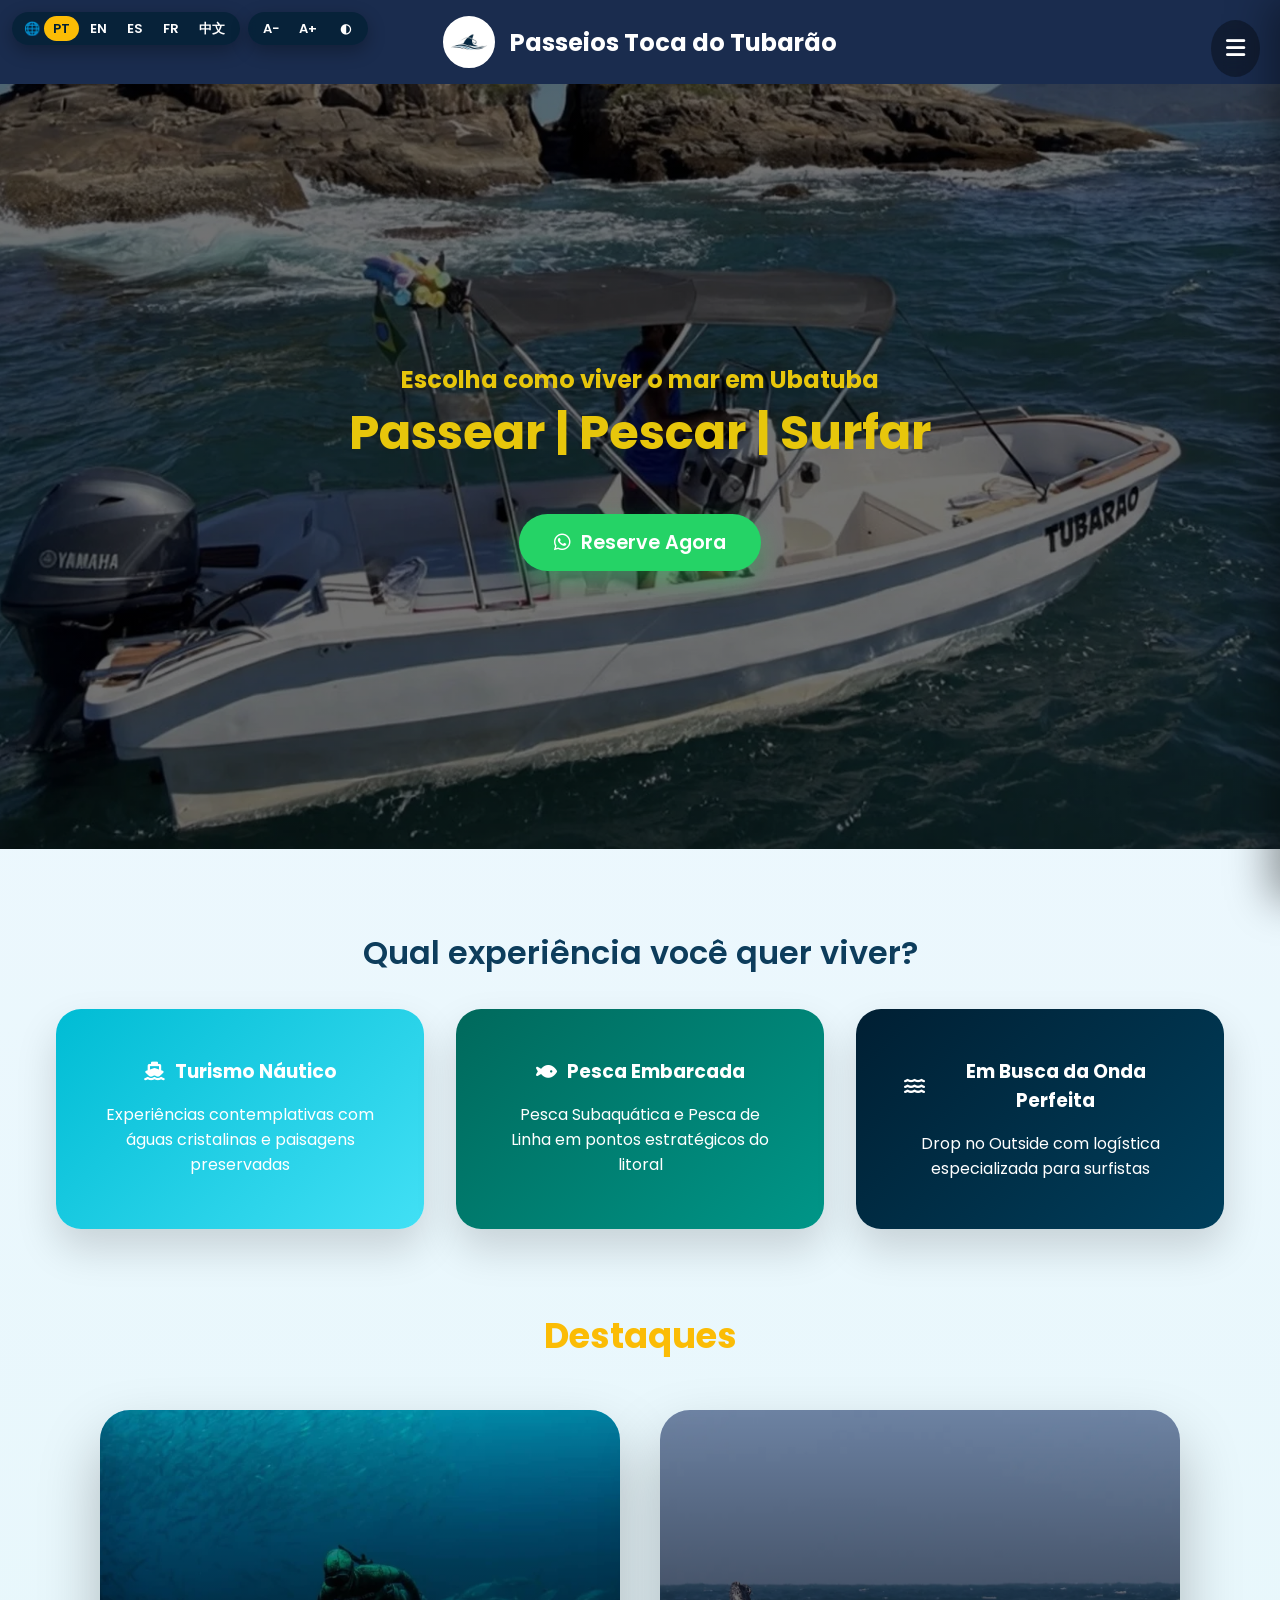
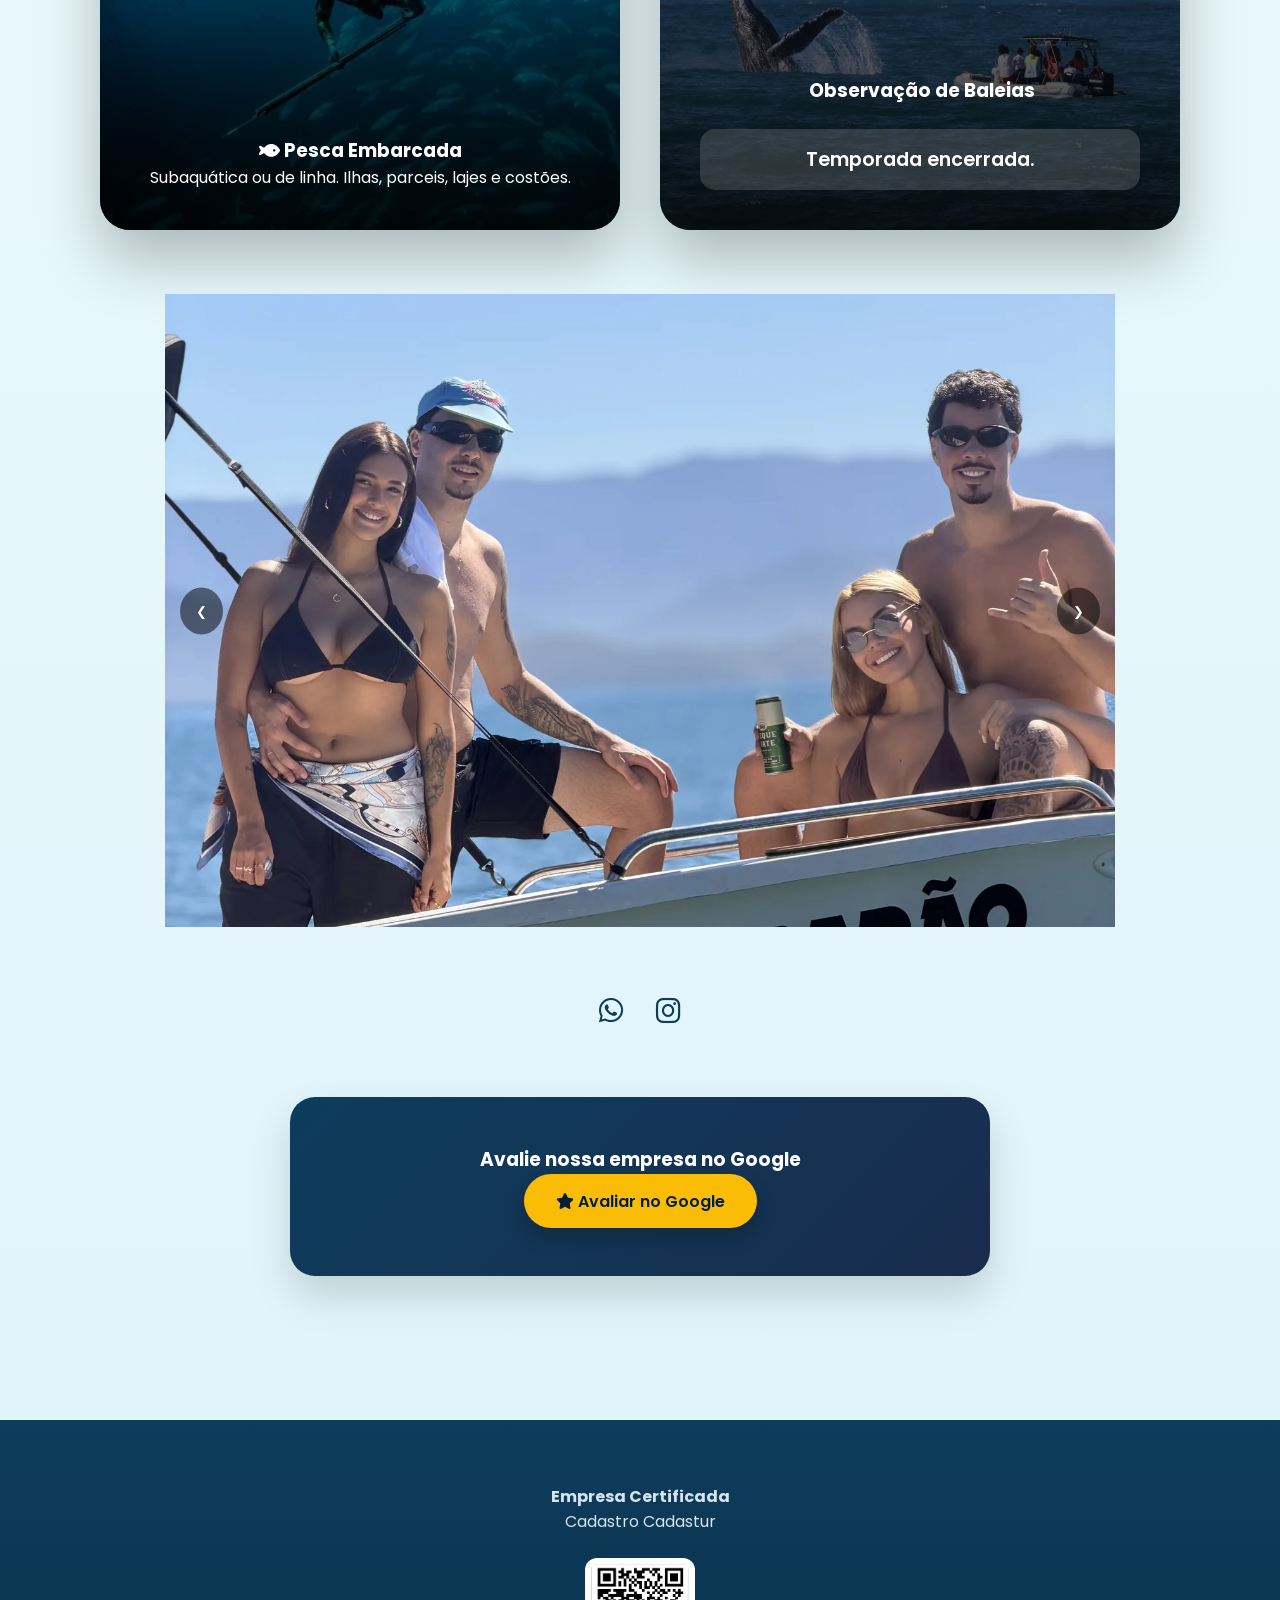
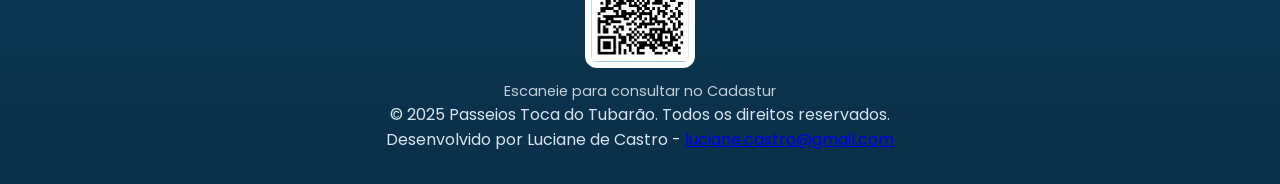
<file: index.html>
<!DOCTYPE html>
<html lang="pt-BR">
<head>
<meta charset="UTF-8">
<meta name="viewport" content="width=device-width, initial-scale=1.0">
<script>(function(){try{var f=localStorage.getItem("ttfont");if(f)document.documentElement.style.fontSize=f+"%";if(localStorage.getItem("tthc")==="1")document.documentElement.classList.add("tt-hc");}catch(e){}})();</script>

<title data-i18n="idx_title">Passeios Toca do Tubarão | Ubatuba</title>

<!-- Google tag (gtag.js) -->
  <script async src="https://www.googletagmanager.com/gtag/js?id=G-L8JJEB8HJL"></script>
  <script src="/js/analytics.js"></script>

<meta name="description" data-i18n="idx_desc" data-i18n-attr="content" content="Passeios Toca do Tubarão. Turismo Náutico, Pesca Embarcada e experiências em busca da onda perfeita. Escolha como viver o mar em Ubatuba.">

<!-- ===== Open Graph ===== -->
<meta property="og:title" content="Passeios Toca do Tubarão | Ubatuba">
<meta property="og:description" content="Turismo Náutico, Pesca Embarcada e experiências em busca da onda perfeita. Escolha como viver o mar em Ubatuba.">
<meta property="og:image" content="https://www.passeiostocadotubarao.com.br/images/logonovocomfundo.jpg">
<meta property="og:url" content="https://www.passeiostocadotubarao.com.br/">
<meta property="og:type" content="website">
<meta property="og:locale" content="pt_BR">

<link rel="icon" type="image/png" href="images/favicon-32x32.png">
<link rel="apple-touch-icon" href="images/favicon-180x180.png">
<link rel="stylesheet" href="https://cdnjs.cloudflare.com/ajax/libs/font-awesome/6.5.1/css/all.min.css">
<link href="https://fonts.googleapis.com/css2?family=Poppins:wght@300;400;600;700&display=swap" rel="stylesheet">

<style>
:root{
--primary:#0d3d5c;
--sea:#00bcd4;
--deep:#001f33;
--light:#f0f8ff;
--whatsapp:#25D366;
--yellow:#fbbc05;
}

*{margin:0;padding:0;box-sizing:border-box;}

body{
font-family:'Poppins',sans-serif;
background:linear-gradient(180deg,#f0f8ff 0%, #e6f7fb 60%, #dff3f9 100%);
color:#333;
}

/* ===== MENU VIDRO ===== */

.menu-toggle{
position:fixed;
top:20px;
right:20px;
font-size:22px;
color:white;
z-index:2000;
cursor:pointer;
background:rgba(0,0,0,0.35);
padding:12px 15px;
border-radius:50%;
backdrop-filter:blur(8px);
transition:0.3s;
}

.menu-toggle:hover{
background:rgba(251,188,5,0.9);
color:#001f33;
transform:rotate(90deg);
}

.menu-overlay{
position:fixed;
top:0;
left:0;
width:100%;
height:100%;
background:rgba(0,0,0,0.4);
opacity:0;
visibility:hidden;
transition:0.3s;
z-index:1400;
}

.menu-overlay.active{
opacity:1;
visibility:visible;
}

.side-menu{
position:fixed;
top:0;
right:-300px;
width:300px;
height:100%;
background:rgba(13,61,92,0.75);
backdrop-filter:blur(15px);
display:flex;
flex-direction:column;
padding-top:120px;
transition:0.4s cubic-bezier(.77,0,.18,1);
z-index:1500;
box-shadow:-10px 0 40px rgba(0,0,0,0.4);
}

.side-menu.active{ right:0; }

.side-menu a{
color:var(--yellow);
padding:1.2rem 2.5rem;
text-decoration:none;
font-weight:600;
font-size:1.15rem;
letter-spacing:0.5px;
position:relative;
transition:0.3s;
}

.side-menu a::before{
content:"";
position:absolute;
left:0;
top:0;
height:100%;
width:4px;
background:var(--yellow);
transform:scaleY(0);
transition:0.3s;
}

.side-menu a:hover{
background:rgba(251,188,5,0.1);
padding-left:3rem;
}

.side-menu a:hover::before{
transform:scaleY(1);
}

/* ===== HEADER ===== */

.header{
background:#1a2c4e;
color:white;
padding:1rem 0;
text-align:center;
}

.logo{
display:flex;
align-items:center;
justify-content:center;
gap:15px;
text-decoration:none;
color:white;
}

.logo img{
width:52px;
height:52px;
border-radius:50%;
border:2px solid white;
object-fit:contain;
background:#fff;
flex-shrink:0;
}

/* ===== HERO ===== */

.hero{
height:85vh;
background:linear-gradient(rgba(0,0,0,0.55),rgba(0,0,0,0.55)),
url('images/Foto 01.webp');
background-size:cover;
background-position:center;
display:flex;
align-items:center;
justify-content:center;
text-align:center;
color:rgb(231, 198, 11);
padding:2rem;
}

.hero h1{
font-size:3rem;
margin-bottom:1rem;
}

.hero p{
font-size:1.3rem;
max-width:700px;
margin:auto;
opacity:0.95;
}

.btn-whatsapp-hero{
display:inline-flex;
align-items:center;
gap:10px;
margin-top:1.8rem;
background:var(--whatsapp);
color:#fff;
padding:0.9rem 2.2rem;
border-radius:50px;
font-size:1.2rem;
font-weight:600;
text-decoration:none;
box-shadow:0 10px 25px rgba(37,211,102,0.4);
transition:0.3s;
}

.btn-whatsapp-hero:hover{
transform:translateY(-3px);
background:#20b858;
box-shadow:0 14px 32px rgba(37,211,102,0.55);
}

/* ===== SECTION ===== */

.section{
padding:5rem 1rem;
text-align:center;
max-width:1200px;
margin:auto;
}

.section-title{
font-size:2rem;
margin-bottom:2rem;
color:var(--primary);
font-weight:600;
}

/* ===== HUB ===== */

.hub-options{
display:flex;
gap:2rem;
flex-wrap:wrap;
justify-content:center;
margin-top:2rem;
}

.hub-card{
flex:1;
min-width:280px;
max-width:420px;
padding:3rem;
border-radius:25px;
color:white;
text-decoration:none;
transition:0.3s;
box-shadow:0 20px 40px rgba(0,0,0,0.15);
}

.hub-card h3{
margin-bottom:1rem;
display:flex;
align-items:center;
justify-content:center;
gap:10px;
}

.hub-card:hover{ transform:translateY(-10px); }

.nautico{ background:linear-gradient(135deg,#00bcd4,#42e0f5); }
.pesca{ background:linear-gradient(135deg,#00695c,#009688); }
.surf{ background:linear-gradient(135deg,#001f33,#003f5c); }

/* ===== DESTAQUES ===== */

.destaques-title{
font-size:2.2rem;
margin-top:5rem;
margin-bottom:3rem;
color:var(--yellow);
font-weight:700;
}

.destaques{
display:flex;
gap:2.5rem;
flex-wrap:wrap;
justify-content:center;
}

.destaque-card{
flex:1;
min-width:300px;
max-width:520px;
height:420px;
border-radius:30px;
color:white;
text-decoration:none;
position:relative;
overflow:hidden;
display:flex;
flex-direction:column;
justify-content:flex-end;
padding:2.5rem;
transition:0.4s;
box-shadow:0 30px 60px rgba(0,0,0,0.25);
background-size:cover;
background-position:center;
}

.destaque-card::before{
content:"";
position:absolute;
inset:0;
background:linear-gradient(to top, rgba(0,0,0,0.85), rgba(0,0,0,0.3));
}

.destaque-card:hover{
transform:translateY(-12px) scale(1.02);
}

.destaque-content{
position:relative;
z-index:2;
}

.countdown{
margin-top:1.5rem;
font-size:1.2rem;
font-weight:600;
background:rgba(255,255,255,0.15);
padding:1rem;
border-radius:15px;
}

/* ===== CAROUSEL / SOCIAL / GOOGLE / FOOTER ===== */

.carousel{
position:relative;
max-width:950px;
margin:4rem auto;
overflow:hidden;
}

.carousel-track{ display:flex; transition:transform 0.5s ease-in-out; }

.carousel-slide{
flex:0 0 100%;
}

.carousel-slide img{
display:block;
width:100%;
aspect-ratio:3 / 2;
object-fit:cover;
object-position:center;
}

.carousel button{
position:absolute;
top:50%;
transform:translateY(-50%);
background:rgba(0,0,0,0.5);
color:white;
border:none;
padding:1rem;
cursor:pointer;
border-radius:50%;
}

.prev{left:15px;}
.next{right:15px;}

.social-links{
margin-top:2rem;
display:flex;
justify-content:center;
gap:2rem;
font-size:28px;
}

.social-links a{ color:var(--primary); transition:0.3s; }
.social-links a:hover{ color:var(--sea); }

.google-review{
margin-top:4rem;
background:linear-gradient(135deg,#0d3d5c,#1a2c4e);
color:white;
padding:3rem 2rem;
border-radius:25px;
box-shadow:0 20px 40px rgba(0,0,0,0.15);
max-width:700px;
margin-left:auto;
margin-right:auto;
}

.btn-google{
display:inline-block;
background:#fbbc05;
color:#001f33;
padding:0.9rem 2rem;
border-radius:50px;
font-weight:600;
text-decoration:none;
transition:0.3s;
box-shadow:0 10px 20px rgba(0,0,0,0.2);
}

.btn-google:hover{
transform:translateY(-3px);
background:#ffd54f;
}

.footer{
background:linear-gradient(180deg,#0d3d5c 0%,#0a2f48 100%);
color:#d7e3ee;
padding:4rem 1rem 2rem;
text-align:center;
margin-top:4rem;
}

.qr-block{
margin-top:1.5rem;
display:flex;
flex-direction:column;
align-items:center;
}

.qr-block img{
width:110px;
height:110px;
border-radius:12px;
background:white;
padding:6px;
}

.qr-block span{
margin-top:0.8rem;
font-size:0.9rem;
color:#c1cfdb;
}

/* ===== RESPONSIVIDADE ===== */

@media(max-width:768px){
.header h2{font-size:1.15rem;}
.logo{gap:10px;}

.hero{height:auto;min-height:60vh;padding:5.5rem 1.2rem;}
.hero h1{font-size:2rem;}
.hero h2{font-size:1.2rem;}
.btn-whatsapp-hero{font-size:1.05rem;padding:0.85rem 1.9rem;}

.section{padding:3rem 1rem;}
.section-title{font-size:1.6rem;margin-bottom:1.5rem;}
.destaques-title{font-size:1.8rem;margin-top:3rem;margin-bottom:2rem;}

.hub-options,.destaques{gap:1.5rem;}
.hub-card{min-width:100%;padding:2rem;}
.destaque-card{min-width:100%;height:340px;padding:2rem;}

.carousel{margin:2.5rem auto;}
.carousel button{padding:0.7rem;}

.social-links{gap:1.5rem;font-size:24px;}
.google-review{padding:2.2rem 1.4rem;}

.side-menu{width:82%;max-width:300px;}
}

@media(max-width:480px){
.header h2{font-size:1rem;}
.logo img{width:44px;height:44px;}

.hero h1{font-size:1.65rem;}
.hero h2{font-size:1.05rem;}
.btn-whatsapp-hero{font-size:1rem;padding:0.8rem 1.6rem;}

.section-title{font-size:1.4rem;}
.destaques-title{font-size:1.6rem;}
.destaque-card{height:300px;padding:1.6rem;}
}
</style>
<link rel="stylesheet" href="css/acessibilidade.css">
</head>

<body>

<div class="menu-toggle" onclick="toggleMenu()" role="button" tabindex="0" aria-label="Abrir menu" data-i18n="ui_menu" data-i18n-attr="aria-label" onkeydown="if(event.key==='Enter'||event.key===' '){event.preventDefault();toggleMenu();}">
<i class="fas fa-bars" aria-hidden="true"></i>
</div>

<div class="menu-overlay" id="menuOverlay" onclick="toggleMenu()"></div>

<nav class="side-menu" id="sideMenu" aria-label="Menu">
<a href="index.html" data-i18n="sh_nav_inicio">Início</a>
<a href="turismo-nautico.html" data-i18n="sh_nav_turismo">Turismo Náutico</a>
<a href="pesca-embarcada.html" data-i18n="sh_nav_pesca">Pesca Embarcada</a>
<a href="onda-perfeita.html" data-i18n="sh_nav_onda">Em Busca da Onda Perfeita</a>
<a href="sobre.html" data-i18n="sh_nav_sobre">Sobre</a>
</nav>

<header class="header">
<a href="index.html" class="logo">
<img src="images/logo-icone.png" alt="Logo Toca do Tubarão" data-i18n="sh_logo_alt" data-i18n-attr="alt">
<h2 data-i18n="sh_brand">Passeios Toca do Tubarão</h2>
</a>
</header>

<section class="hero" id="conteudo" tabindex="-1">
<div>
<h2 data-i18n="idx_hero_sub">Escolha como viver o mar em Ubatuba</h2>
<h1 data-i18n="idx_hero_title">Passear | Pescar | Surfar</h1>
<a href="https://wa.me/5512996450379?text=Ol%C3%A1%21%20Gostaria%20de%20reservar%20um%20passeio%20com%20a%20Toca%20do%20Tubar%C3%A3o." class="btn-whatsapp-hero" data-i18n-wa="idx_wa_reserve" target="_blank" rel="noopener">
<i class="fab fa-whatsapp" aria-hidden="true"></i> <span data-i18n="idx_cta_reserve">Reserve Agora</span>
</a>
</div>
</section>

<section class="section">

<h2 class="section-title" data-i18n="idx_q">Qual experiência você quer viver?</h2>

<div class="hub-options">
<a href="turismo-nautico.html" class="hub-card nautico">
<h3><i class="fas fa-ship" aria-hidden="true"></i> <span data-i18n="sh_nav_turismo">Turismo Náutico</span></h3>
<p data-i18n="idx_card_naut_p">Experiências contemplativas com águas cristalinas e paisagens preservadas</p>
</a>

<a href="pesca-embarcada.html" class="hub-card pesca">
<h3><i class="fas fa-fish" aria-hidden="true"></i> <span data-i18n="sh_nav_pesca">Pesca Embarcada</span></h3>
<p data-i18n="idx_card_pesca_p">Pesca Subaquática e Pesca de Linha em pontos estratégicos do litoral</p>
</a>

<a href="onda-perfeita.html" class="hub-card surf">
<h3><i class="fas fa-water" aria-hidden="true"></i> <span data-i18n="sh_nav_onda">Em Busca da Onda Perfeita</span></h3>
<p data-i18n="idx_card_onda_p">Drop no Outside com logística especializada para surfistas</p>
</a>
</div>

<h2 class="destaques-title" data-i18n="idx_destaques">Destaques</h2>

<div class="destaques">

<a href="pesca-embarcada.html"
class="destaque-card"
style="background-image:url('images/pesca-embarcada.webp');">
<div class="destaque-content">
<h3><i class="fas fa-fish" aria-hidden="true"></i> <span data-i18n="sh_nav_pesca">Pesca Embarcada</span></h3>
<p data-i18n="idx_dest_pesca_p">Subaquática ou de linha. Ilhas, parceis, lajes e costões.</p>
</div>
</a>

<a href="observacao-baleias.html"
class="destaque-card"
style="background-image:url('images/baleia.webp');">
<div class="destaque-content">
<h3><i class="fas fa-whale" aria-hidden="true"></i> <span data-i18n="idx_dest_baleia_h">Observação de Baleias</span></h3>
<div class="countdown" id="countdown"></div>
</div>
</a>

</div>

<div class="carousel">
<div class="carousel-track">
<div class="carousel-slide"><img src="images/Foto_02.webp" alt="Passeio Toca do Tubarão" data-i18n="idx_alt_passeio" data-i18n-attr="alt"></div>
<div class="carousel-slide"><img src="images/lanchatubarao10.JPG" alt="Lancha Toca do Tubarão" data-i18n="idx_alt_lancha" data-i18n-attr="alt"></div>
<div class="carousel-slide"><img src="images/Foto_03.webp" alt="Passeio Toca do Tubarão" data-i18n="idx_alt_passeio" data-i18n-attr="alt" style="object-position:center 90%"></div>
<div class="carousel-slide"><img src="images/lanchatubarao12.JPG" alt="Lancha Toca do Tubarão" data-i18n="idx_alt_lancha" data-i18n-attr="alt"></div>
<div class="carousel-slide"><img src="images/Foto_04.webp" alt="Passeio Toca do Tubarão" data-i18n="idx_alt_passeio" data-i18n-attr="alt"></div>
<div class="carousel-slide"><img src="images/lanchatubarao13.JPG" alt="Lancha Toca do Tubarão" data-i18n="idx_alt_lancha" data-i18n-attr="alt"></div>
</div>
<button class="prev" aria-label="Slide anterior" data-i18n="ui_prev" data-i18n-attr="aria-label">&#10094;</button>
<button class="next" aria-label="Próximo slide" data-i18n="ui_next" data-i18n-attr="aria-label">&#10095;</button>
</div>

<div class="social-links">
<a href="https://wa.me/5512996450379" target="_blank" aria-label="WhatsApp"><i class="fab fa-whatsapp" aria-hidden="true"></i></a>
<a href="https://www.instagram.com/passeiostocadotubarao/" target="_blank" aria-label="Instagram"><i class="fab fa-instagram" aria-hidden="true"></i></a>
</div>

<div class="google-review">
<h3 data-i18n="idx_google_h">Avalie nossa empresa no Google</h3>
<a href="https://www.google.com/maps/place//data=!4m3!3m2!1s0x872bc3d379d1de75:0xb5b5a9420a1fb9f9!12e1?source=g.page.m._&laa=merchant-review-solicitation"
target="_blank" class="btn-google">
<i class="fas fa-star" aria-hidden="true"></i> <span data-i18n="idx_google_btn">Avaliar no Google</span>
</a>
</div>

</section>

<footer class="footer">
<h4 data-i18n="idx_cert_h">Empresa Certificada</h4>
<p data-i18n="idx_cadastur">Cadastro Cadastur</p>

<div class="qr-block">
<img src="images/QRCode Cadastur.jpg" alt="QR Code Consulta Cadastur" data-i18n="idx_alt_qr" data-i18n-attr="alt">
<span data-i18n="idx_qr_span">Escaneie para consultar no Cadastur</span>
</div>

<p data-i18n="sh_footer_rights">&copy; 2025 Passeios Toca do Tubarão. Todos os direitos reservados</p>

<p>
<span data-i18n="sh_footer_dev">Desenvolvido por Luciane de Castro -</span>
<a href="mailto:luciane.castro@gmail.com">luciane.castro@gmail.com</a>
</p>
</footer>

<script>
function toggleMenu(){
document.getElementById('sideMenu').classList.toggle('active');
document.getElementById('menuOverlay').classList.toggle('active');
}

/* ===== CAROUSEL ===== */

const track=document.querySelector('.carousel-track');
const slides=document.querySelectorAll('.carousel-slide');
let index=0;
function update(){track.style.transform=`translateX(-${index*100}%)`;}
document.querySelector('.prev').onclick=()=>{index=index<=0?slides.length-1:index-1;update();}
document.querySelector('.next').onclick=()=>{index=index>=slides.length-1?0:index+1;update();}
</script>

<!-- Idioma + Acessibilidade -->
<script src="js/i18n.js"></script>
<!-- Countdown baleias (multilíngue) -->
<script src="js/countdown-baleias.js"></script>

</body>
</html>
</file>
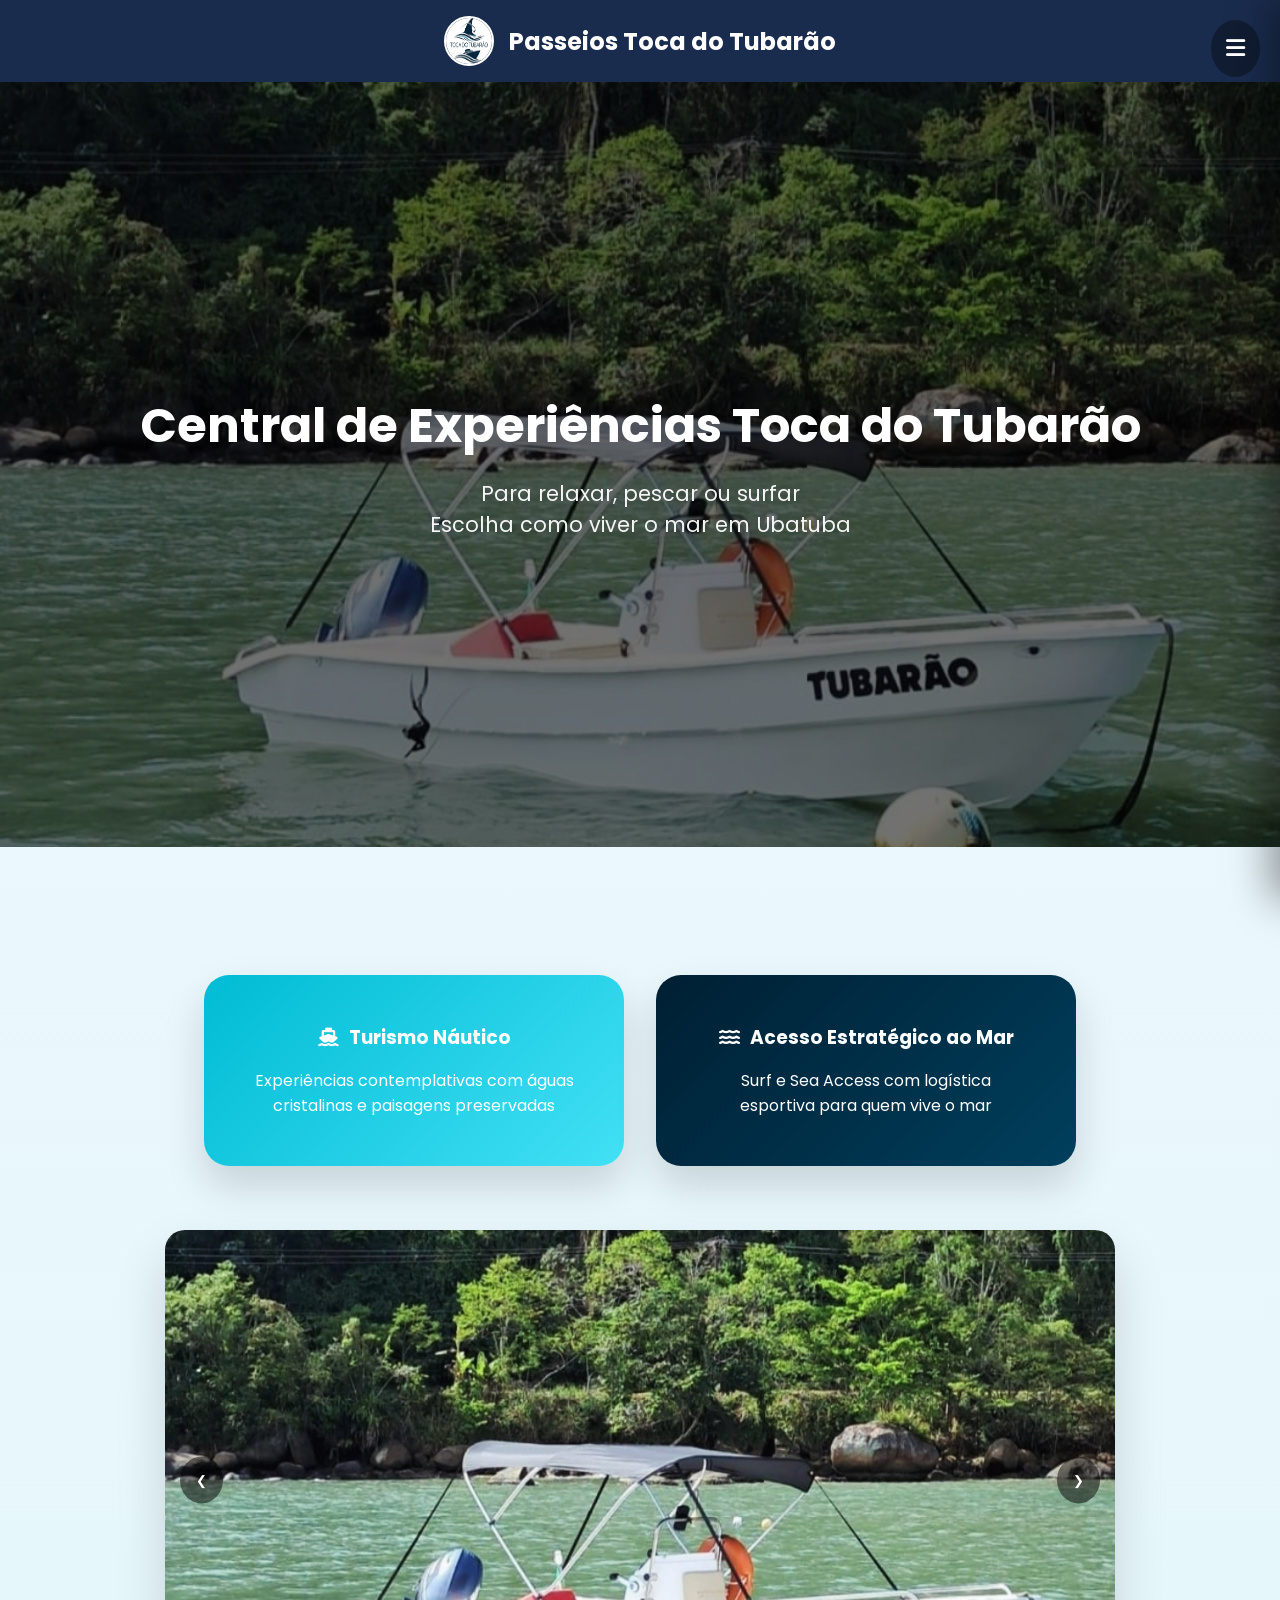
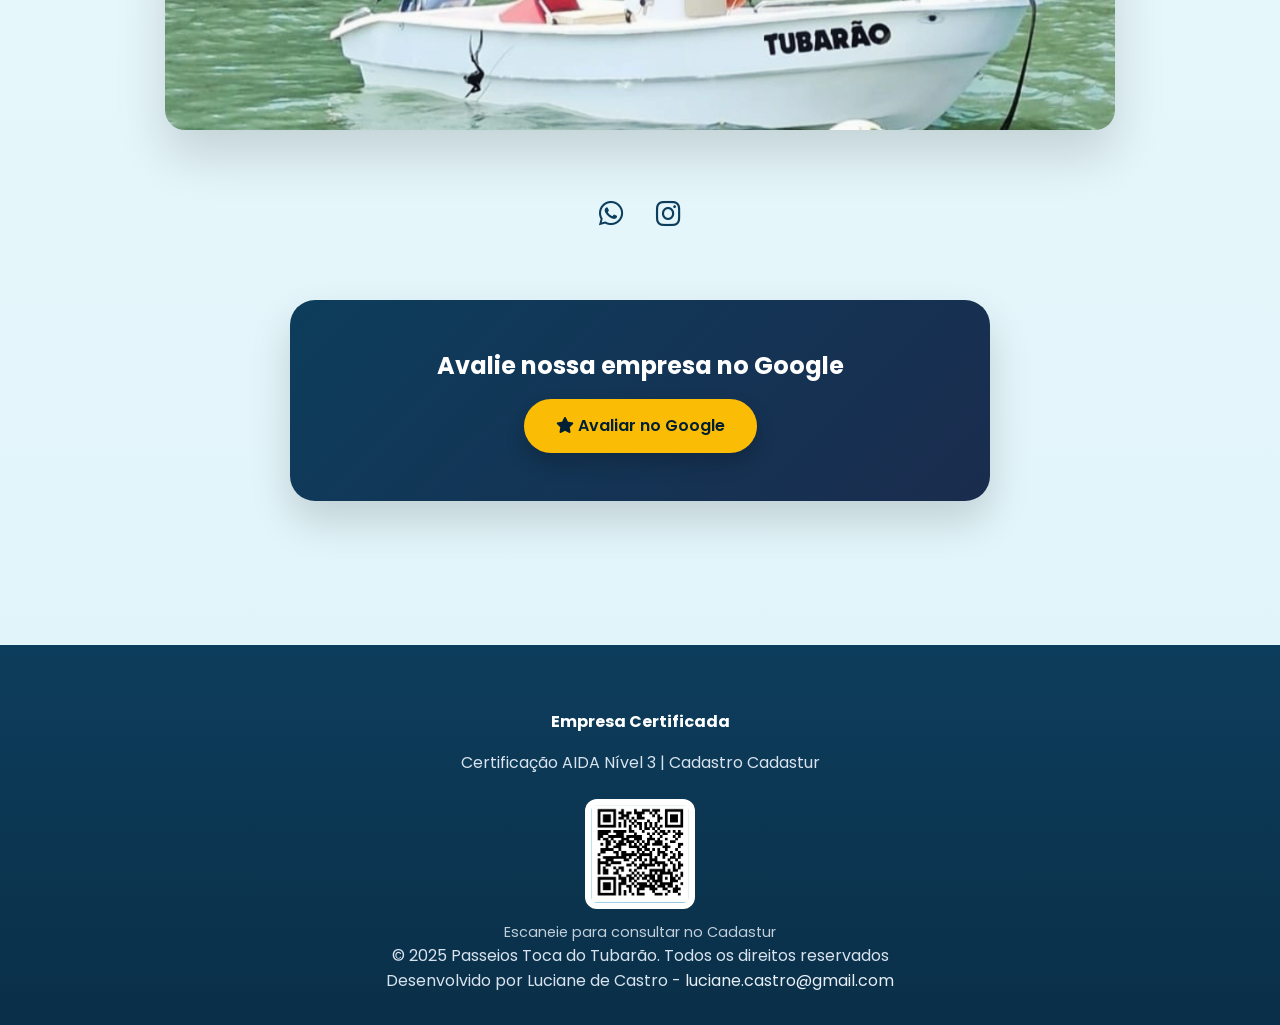
<file: home.html>
<!DOCTYPE html>
<html lang="pt-BR">
<head>
<meta charset="UTF-8">
<meta name="viewport" content="width=device-width, initial-scale=1.0">

<title>Central de Experiências Toca do Tubarão | Ubatuba</title>

<meta name="description" content="Central de Experiências Toca do Tubarão. Do turismo contemplativo ao Acesso Estratégico ao Mar. Escolha como viver o mar em Ubatuba.">

<link rel="icon" type="image/png" href="images/favicon-32x32.png">
<link rel="stylesheet" href="https://cdnjs.cloudflare.com/ajax/libs/font-awesome/6.5.1/css/all.min.css">
<link href="https://fonts.googleapis.com/css2?family=Poppins:wght@300;400;600;700&display=swap" rel="stylesheet">

<style>
:root{
--primary:#0d3d5c;
--sea:#00bcd4;
--deep:#001f33;
--light:#f0f8ff;
--whatsapp:#25D366;
--yellow:#fbbc05;
}

*{margin:0;padding:0;box-sizing:border-box;}

body{
font-family:'Poppins',sans-serif;
background:linear-gradient(180deg,#f0f8ff 0%, #e6f7fb 60%, #dff3f9 100%);
color:#333;
}

/* ===== MENU VIDRO ===== */

.menu-toggle{
position:fixed;
top:20px;
right:20px;
font-size:22px;
color:white;
z-index:2000;
cursor:pointer;
background:rgba(0,0,0,0.35);
padding:12px 15px;
border-radius:50%;
backdrop-filter:blur(8px);
transition:0.3s;
}

.menu-toggle:hover{
background:rgba(251,188,5,0.9);
color:#001f33;
transform:rotate(90deg);
}

.menu-overlay{
position:fixed;
top:0;
left:0;
width:100%;
height:100%;
background:rgba(0,0,0,0.4);
opacity:0;
visibility:hidden;
transition:0.3s;
z-index:1400;
}

.menu-overlay.active{
opacity:1;
visibility:visible;
}

.side-menu{
position:fixed;
top:0;
right:-300px;
width:300px;
height:100%;
background:rgba(13,61,92,0.75);
backdrop-filter:blur(15px);
display:flex;
flex-direction:column;
padding-top:120px;
transition:0.4s cubic-bezier(.77,0,.18,1);
z-index:1500;
box-shadow:-10px 0 40px rgba(0,0,0,0.4);
}

.side-menu.active{
right:0;
}

.side-menu a{
color:var(--yellow);
padding:1.2rem 2.5rem;
text-decoration:none;
font-weight:600;
font-size:1.15rem;
letter-spacing:0.5px;
position:relative;
transition:0.3s;
}

.side-menu a::before{
content:"";
position:absolute;
left:0;
top:0;
height:100%;
width:4px;
background:var(--yellow);
transform:scaleY(0);
transition:0.3s;
}

.side-menu a:hover{
background:rgba(251,188,5,0.1);
padding-left:3rem;
}

.side-menu a:hover::before{
transform:scaleY(1);
}

/* ===== RESTANTE DO CSS ORIGINAL ===== */

.header{
background:#1a2c4e;
color:white;
padding:1rem 0;
text-align:center;
}

.logo{
display:flex;
align-items:center;
justify-content:center;
gap:15px;
text-decoration:none;
color:white;
}

.logo img{
width:50px;
height:50px;
border-radius:50%;
border:2px solid white;
}

.hero{
height:85vh;
background:linear-gradient(rgba(0,0,0,0.55),rgba(0,0,0,0.55)),
url('images/lanchatubarao9.webp');
background-size:cover;
background-position:center;
display:flex;
align-items:center;
justify-content:center;
text-align:center;
color:white;
padding:2rem;
}

.hero h1{
font-size:3rem;
margin-bottom:1rem;
}

.hero p{
font-size:1.3rem;
max-width:700px;
margin:auto;
opacity:0.95;
}

.section{
padding:5rem 1rem;
text-align:center;
max-width:1200px;
margin:auto;
}

.hub-options{
display:flex;
gap:2rem;
flex-wrap:wrap;
justify-content:center;
margin-top:3rem;
}

.hub-card{
flex:1;
min-width:280px;
max-width:420px;
padding:3rem;
border-radius:25px;
color:white;
text-decoration:none;
transition:0.3s;
box-shadow:0 20px 40px rgba(0,0,0,0.15);
}

.hub-card h3{
margin-bottom:1rem;
display:flex;
align-items:center;
justify-content:center;
gap:10px;
}

.hub-card:hover{
transform:translateY(-10px);
}

.nautico{
background:linear-gradient(135deg,#00bcd4,#42e0f5);
}

.surf{
background:linear-gradient(135deg,#001f33,#003f5c);
}

.carousel{
position:relative;
max-width:950px;
margin:4rem auto;
overflow:hidden;
border-radius:20px;
box-shadow:0 25px 50px rgba(0,0,0,0.15);
}

.carousel-track{
display:flex;
transition:transform 0.5s ease-in-out;
}

.carousel img{
width:100%;
height:500px;
object-fit:cover;
flex:0 0 100%;
}

.carousel button{
position:absolute;
top:50%;
transform:translateY(-50%);
background:rgba(0,0,0,0.5);
color:white;
border:none;
padding:1rem;
cursor:pointer;
border-radius:50%;
}

.prev{left:15px;}
.next{right:15px;}

.social-links{
margin-top:2rem;
display:flex;
justify-content:center;
gap:2rem;
font-size:28px;
}

.social-links a{
color:var(--primary);
transition:0.3s;
}

.social-links a:hover{
color:var(--sea);
}

.google-review{
margin-top:4rem;
background:linear-gradient(135deg,#0d3d5c,#1a2c4e);
color:white;
padding:3rem 2rem;
border-radius:25px;
box-shadow:0 20px 40px rgba(0,0,0,0.15);
max-width:700px;
margin-left:auto;
margin-right:auto;
}

.google-review h3{
margin-bottom:1rem;
font-size:1.5rem;
}

.google-review p{
opacity:0.9;
margin-bottom:2rem;
}

.btn-google{
display:inline-block;
background:#fbbc05;
color:#001f33;
padding:0.9rem 2rem;
border-radius:50px;
font-weight:600;
text-decoration:none;
transition:0.3s;
box-shadow:0 10px 20px rgba(0,0,0,0.2);
}

.btn-google:hover{
transform:translateY(-3px);
background:#ffd54f;
}

.footer{
background:linear-gradient(180deg,#0d3d5c 0%,#0a2f48 100%);
color:#d7e3ee;
padding:4rem 1rem 2rem;
text-align:center;
margin-top:4rem;
}

.footer h4{
color:white;
margin-bottom:1rem;
}

.footer a{
color:#e6eef6;
text-decoration:none;
}

.qr-block{
margin-top:1.5rem;
display:flex;
flex-direction:column;
align-items:center;
}

.qr-block img{
width:110px;
height:110px;
border-radius:12px;
background:white;
padding:6px;
}

.qr-block span{
margin-top:0.8rem;
font-size:0.9rem;
color:#c1cfdb;
}

@media(max-width:768px){
.hero h1{font-size:2.2rem;}
.carousel img{height:300px;}
}
</style>
</head>

<body>

<div class="menu-toggle" onclick="toggleMenu()">
<i class="fas fa-bars"></i>
</div>

<div class="menu-overlay" id="menuOverlay" onclick="toggleMenu()"></div>

<nav class="side-menu" id="sideMenu">
<a href="home.html">Início</a>
<a href="turismo-nautico.html">Turismo Náutico</a>
<a href="acesso-estrategico-mar.html">Acesso Estratégico ao Mar</a>
<a href="sobre.html">Sobre</a>
</nav>

<header class="header">
<a href="home.html" class="logo">
<img src="images/logonovocomfundo.jpg" alt="Logo Toca do Tubarão">
<h2>Passeios Toca do Tubarão</h2>
</a>
</header>

<section class="hero">
<div>
<h1>Central de Experiências Toca do Tubarão</h1>
<p>Para relaxar, pescar ou surfar<br>
Escolha como viver o mar em Ubatuba</p>
</div>
</section>

<section class="section">

<div class="hub-options">
<a href="turismo-nautico.html" class="hub-card nautico">
<h3><i class="fas fa-ship"></i> Turismo Náutico</h3>
<p>Experiências contemplativas com águas cristalinas e paisagens preservadas</p>
</a>

<a href="acesso-estrategico-mar.html" class="hub-card surf">
<h3><i class="fas fa-water"></i> Acesso Estratégico ao Mar</h3>
<p>Surf e Sea Access com logística esportiva para quem vive o mar</p>
</a>
</div>

<div class="carousel">
<div class="carousel-track">
<img src="images/lanchatubarao9.webp">
<img src="images/lanchatubarao6.webp">
<img src="images/lanchatubarao7.webp">
<img src="images/lanchatubarao8.webp">
</div>
<button class="prev">&#10094;</button>
<button class="next">&#10095;</button>
</div>

<div class="social-links">
<a href="https://wa.me/5512996450379" target="_blank"><i class="fab fa-whatsapp"></i></a>
<a href="https://www.instagram.com/passeiostocadotubarao/" target="_blank"><i class="fab fa-instagram"></i></a>
</div>

<div class="google-review">
<h3>Avalie nossa empresa no Google</h3>

<a href="https://www.google.com/maps/place//data=!4m3!3m2!1s0x872bc3d379d1de75:0xb5b5a9420a1fb9f9!12e1?source=g.page.m._&laa=merchant-review-solicitation"
target="_blank" class="btn-google">
<i class="fas fa-star"></i> Avaliar no Google
</a>
</div>

</section>

<footer class="footer">
<h4>Empresa Certificada</h4>
<p>Certificação AIDA Nível 3 | Cadastro Cadastur</p>

<div class="qr-block">
<img src="images/QRCode Cadastur.jpg" alt="QR Code Consulta Cadastur">
<span>Escaneie para consultar no Cadastur</span>
</div>

<p>&copy; 2025 Passeios Toca do Tubarão. Todos os direitos reservados</p>

<p>
Desenvolvido por Luciane de Castro -
<a href="mailto:luciane.castro@gmail.com">luciane.castro@gmail.com</a>
</p>
</footer>

<script>
function toggleMenu(){
document.getElementById('sideMenu').classList.toggle('active');
document.getElementById('menuOverlay').classList.toggle('active');
}

const track=document.querySelector('.carousel-track');
const slides=document.querySelectorAll('.carousel img');
let index=0;
function update(){track.style.transform=`translateX(-${index*100}%)`;}
document.querySelector('.prev').onclick=()=>{index=index<=0?slides.length-1:index-1;update();}
document.querySelector('.next').onclick=()=>{index=index>=slides.length-1?0:index+1;update();}
</script>

</body>
</html>
</file>
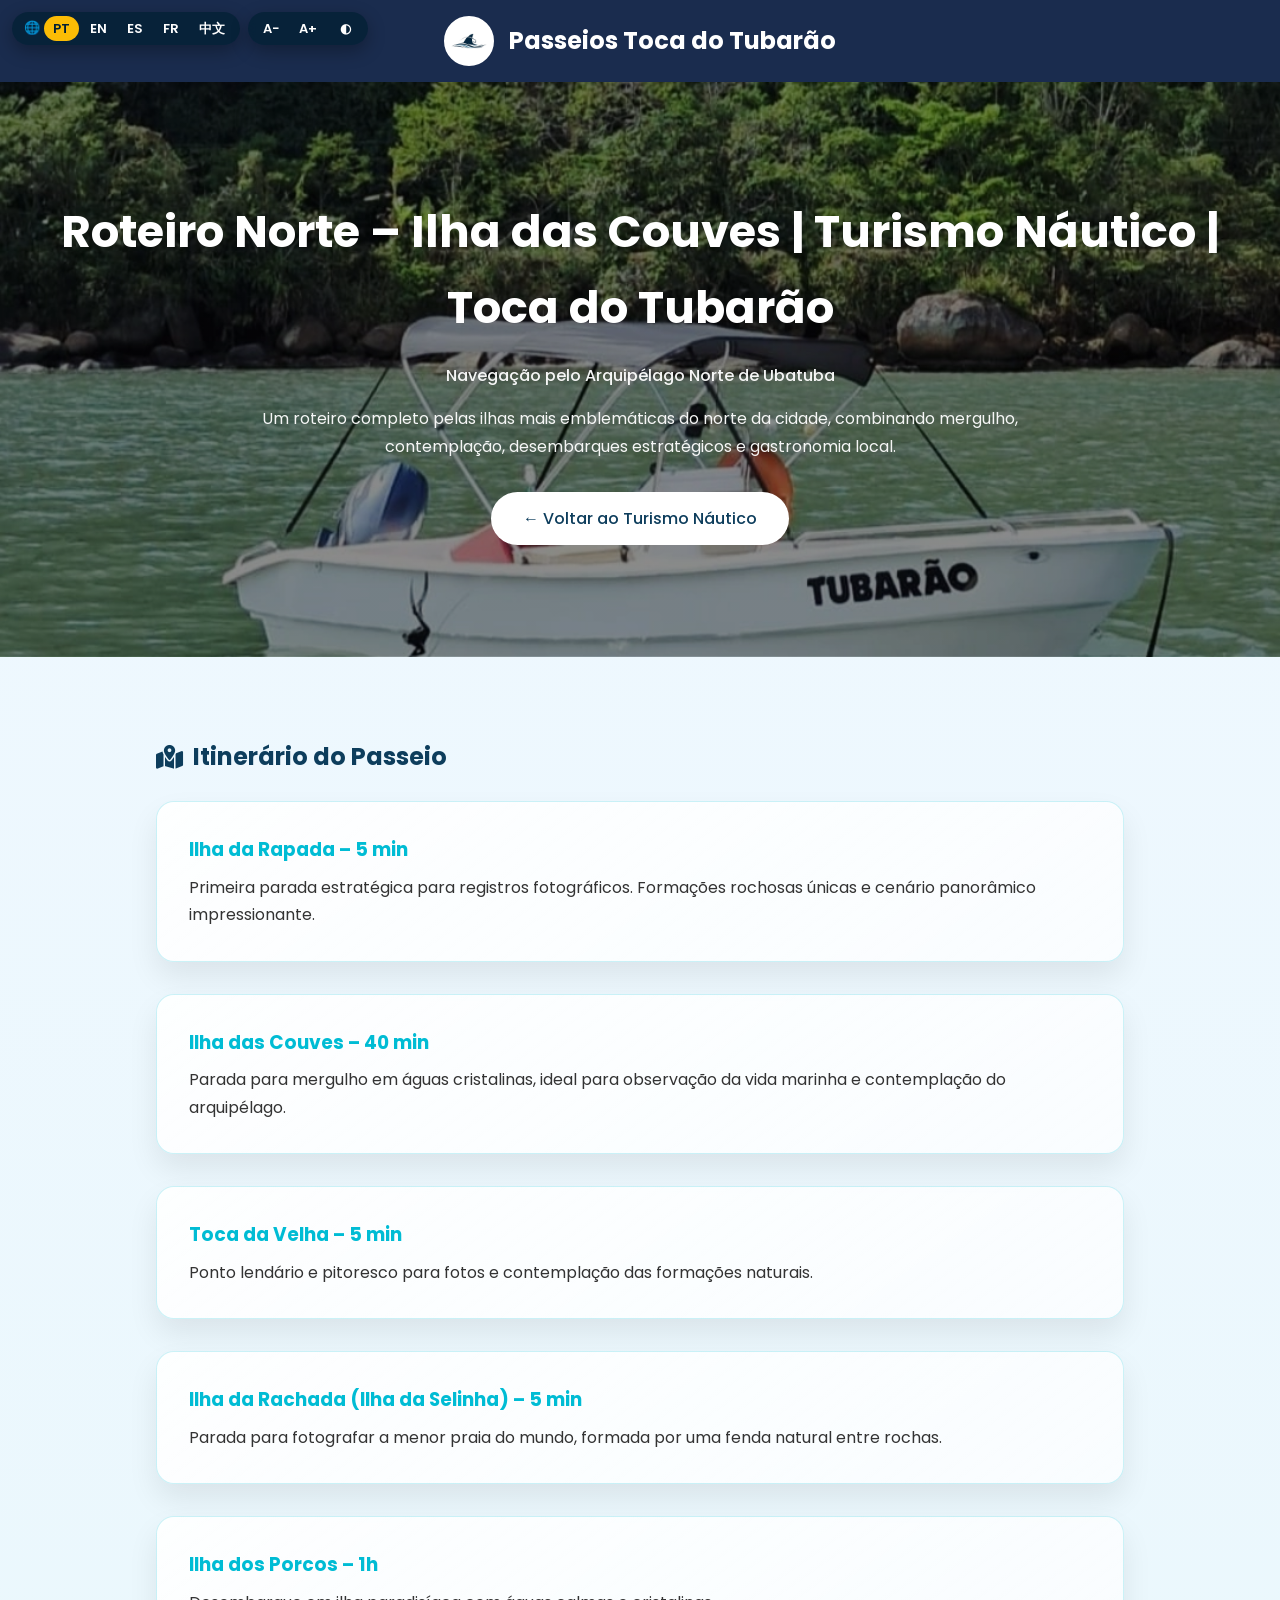
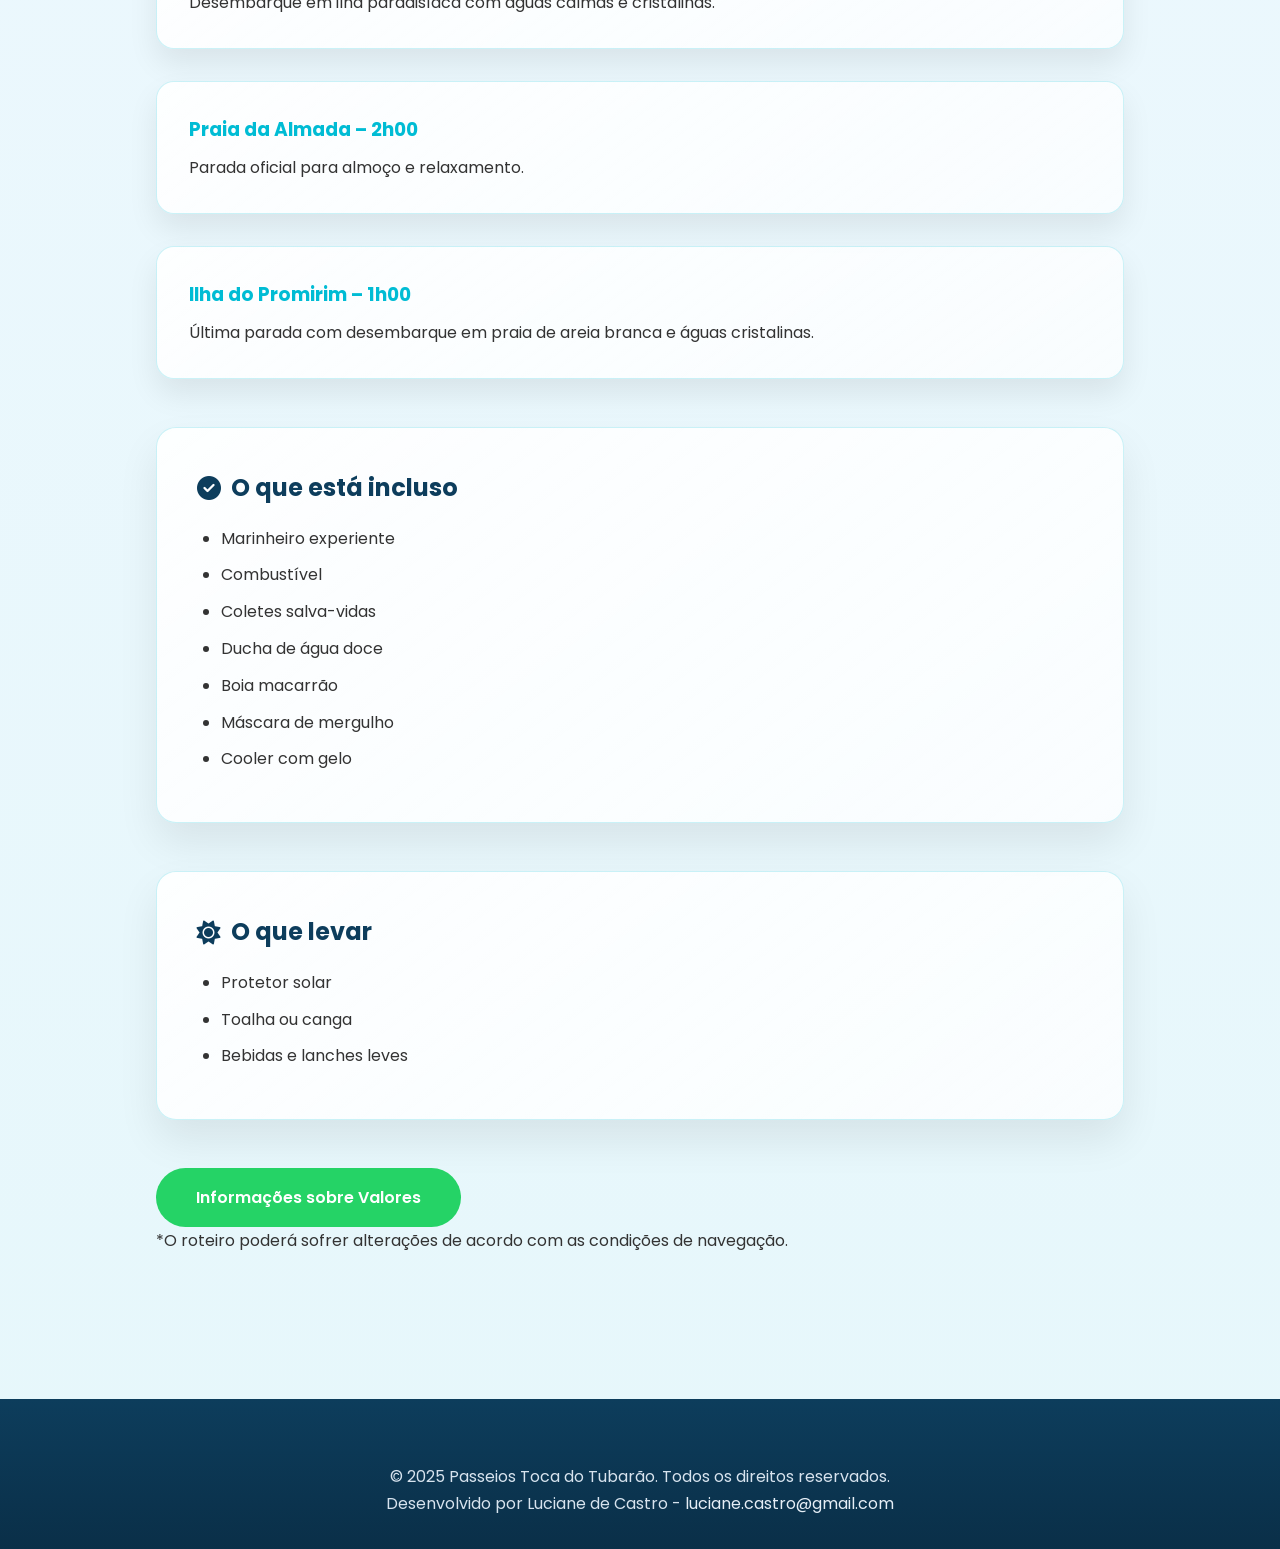
<file: ilha-das-couves.html>
<!DOCTYPE html>
<html lang="pt-BR">
<head>
<meta charset="UTF-8">
<meta name="viewport" content="width=device-width, initial-scale=1.0">
<script>(function(){try{var f=localStorage.getItem("ttfont");if(f)document.documentElement.style.fontSize=f+"%";if(localStorage.getItem("tthc")==="1")document.documentElement.classList.add("tt-hc");}catch(e){}})();</script>

<title data-i18n="couves_title">Roteiro Norte – Ilha das Couves | Turismo Náutico | Toca do Tubarão</title>

<!-- Google tag (gtag.js) -->
  <script async src="https://www.googletagmanager.com/gtag/js?id=G-L8JJEB8HJL"></script>
  <script src="/js/analytics.js"></script>

<meta name="description" data-i18n="couves_desc" data-i18n-attr="content" content="Roteiro Norte – Ilha das Couves. Passeio embarcado pelas ilhas e praias mais paradisíacas do norte de Ubatuba, com paradas para mergulho, contemplação e almoço.">

<link rel="icon" type="image/png" href="images/favicon-32x32.png">
<link rel="apple-touch-icon" href="images/favicon-180x180.png">
<link rel="stylesheet" href="https://cdnjs.cloudflare.com/ajax/libs/font-awesome/6.5.1/css/all.min.css">
<link href="https://fonts.googleapis.com/css2?family=Poppins:wght@300;400;600;700&display=swap" rel="stylesheet">

<style>
:root{
--primary:#0d3d5c;
--sea:#00bcd4;
--light:#f0f8ff;
--whatsapp:#25D366;
}

*{margin:0;padding:0;box-sizing:border-box;}

body{
font-family:'Poppins',sans-serif;
background:linear-gradient(180deg,#f0f8ff 0%, #e6f7fb 100%);
color:#333;
line-height:1.7;
}

/* HEADER */
.header{
background:#1a2c4e;
padding:1rem 0;
text-align:center;
}

.logo{
display:flex;
align-items:center;
justify-content:center;
gap:15px;
text-decoration:none;
color:white;
}

.logo img{
width:50px;
height:50px;
border-radius:50%;
border:2px solid white;
object-fit:contain;
background:#fff;
}

/* HERO */
.hero{
background:linear-gradient(rgba(0,0,0,0.45),rgba(0,0,0,0.45)),
url('images/lanchatubarao9.webp');
background-size:cover;
background-position:center;
color:white;
padding:7rem 1rem;
text-align:center;
}

.hero h1{
font-size:2.8rem;
margin-bottom:1rem;
}

.hero span{
display:block;
font-weight:500;
opacity:0.95;
margin-bottom:1rem;
}

.hero p{
opacity:0.95;
max-width:800px;
margin:auto;
}

.back-button{
display:inline-block;
margin-top:2rem;
background:white;
color:var(--primary);
padding:0.8rem 2rem;
border-radius:50px;
text-decoration:none;
font-weight:500;
transition:0.3s;
}

.back-button:hover{
background:var(--sea);
color:white;
}

/* SECTION */
.section{
padding:5rem 1rem;
max-width:1000px;
margin:auto;
}

.section h2{
color:var(--primary);
margin-bottom:1.5rem;
display:flex;
align-items:center;
gap:10px;
}

/* ITINERÁRIO */
.itinerario-item{
margin-bottom:2rem;
padding:2rem;
border-radius:18px;
background:linear-gradient(
145deg,
rgba(255,255,255,0.9),
rgba(255,255,255,0.7)
);
box-shadow:0 15px 30px rgba(0,0,0,0.08);
border:1px solid rgba(0,188,212,0.2);
}

.itinerario-item h3{
color:var(--sea);
margin-bottom:0.5rem;
}

/* INFO BOX */
.info-box{
margin-top:3rem;
padding:2.5rem;
border-radius:20px;
background:linear-gradient(
145deg,
rgba(255,255,255,0.9),
rgba(255,255,255,0.75)
);
box-shadow:0 20px 40px rgba(0,0,0,0.08);
border:1px solid rgba(0,188,212,0.2);
}

.info-box h2{
color:var(--primary);
margin-bottom:1rem;
}

.info-box ul{
margin-left:1.5rem;
}

.info-box li{
margin-bottom:0.6rem;
}

/* CTA */
.cta{
display:inline-flex;
align-items:center;
gap:10px;
background:var(--whatsapp);
color:white;
padding:1rem 2.5rem;
border-radius:50px;
text-decoration:none;
font-weight:600;
margin-top:3rem;
transition:0.3s;
}

.cta:hover{
transform:translateY(-3px);
box-shadow:0 10px 25px rgba(0,0,0,0.15);
}

/* FOOTER */
.footer{
background:linear-gradient(180deg,#0d3d5c 0%,#0a2f48 100%);
color:#d7e3ee;
padding:4rem 1rem 2rem;
text-align:center;
margin-top:4rem;
}

.footer a{
color:#e6eef6;
text-decoration:none;
}

@media(max-width:768px){
.hero h1{font-size:2rem;}
}
</style>
<link rel="stylesheet" href="css/acessibilidade.css">
</head>

<body>

<header class="header">
<a href="index.html" class="logo">
<img src="images/logo-icone.png" alt="Logo Toca do Tubarão" data-i18n="sh_logo_alt" data-i18n-attr="alt">
<h2 data-i18n="sh_brand">Passeios Toca do Tubarão</h2>
</a>
</header>

<section class="hero" id="conteudo" tabindex="-1">
<h1 data-i18n="couves_title">Roteiro Norte – Ilha das Couves</h1>
<span data-i18n="couves_span">Navegação pelo Arquipélago Norte de Ubatuba</span>
<p data-i18n="couves_p">Um roteiro completo pelas ilhas mais emblemáticas do norte da cidade, combinando mergulho, contemplação, desembarques estratégicos e gastronomia local.</p>
<a href="turismo-nautico.html" class="back-button" data-i18n="sh_back_turismo">← Voltar ao Turismo Náutico</a>
</section>

<section class="section">

<h2><i class="fas fa-map-marked-alt" aria-hidden="true"></i> <span data-i18n="sh_itin_title">Itinerário do Passeio</span></h2>

<div class="itinerario-item">
<h3 data-i18n="couves_i1_h">Ilha da Rapada – 5 min</h3>
<p data-i18n="couves_i1_p">Primeira parada estratégica para registros fotográficos. Formações rochosas únicas e cenário panorâmico impressionante.</p>
</div>

<div class="itinerario-item">
<h3 data-i18n="couves_i2_h">Ilha das Couves – 40 min</h3>
<p data-i18n="couves_i2_p">Parada para mergulho em águas cristalinas, ideal para observação da vida marinha e contemplação do arquipélago.</p>
</div>

<div class="itinerario-item">
<h3 data-i18n="couves_i3_h">Toca da Velha – 5 min</h3>
<p data-i18n="couves_i3_p">Ponto lendário e pitoresco para fotos e contemplação das formações naturais.</p>
</div>

<div class="itinerario-item">
<h3 data-i18n="couves_i4_h">Ilha da Rachada (Ilha da Selinha) – 5 min</h3>
<p data-i18n="couves_i4_p">Parada para fotografar a menor praia do mundo, formada por uma fenda natural entre rochas.</p>
</div>

<div class="itinerario-item">
<h3 data-i18n="couves_i5_h">Ilha dos Porcos – 1h</h3>
<p data-i18n="couves_i5_p">Desembarque em ilha paradisíaca com águas calmas e cristalinas.</p>
</div>

<div class="itinerario-item">
<h3 data-i18n="couves_i6_h">Praia da Almada – 2h00</h3>
<p data-i18n="couves_i6_p">Parada oficial para almoço e relaxamento.</p>
</div>

<div class="itinerario-item">
<h3 data-i18n="couves_i7_h">Ilha do Promirim – 1h00</h3>
<p data-i18n="couves_i7_p">Última parada com desembarque em praia de areia branca e águas cristalinas.</p>
</div>

<div class="info-box">
<h2><i class="fas fa-check-circle" aria-hidden="true"></i> <span data-i18n="sh_incluso_title">O que está incluso</span></h2>
<ul>
<li data-i18n="sh_incl_marinheiro">Marinheiro experiente</li>
<li data-i18n="sh_incl_combustivel">Combustível</li>
<li data-i18n="sh_incl_coletes">Coletes salva-vidas</li>
<li data-i18n="sh_incl_ducha">Ducha de água doce</li>
<li data-i18n="sh_incl_boia">Boia macarrão</li>
<li data-i18n="sh_incl_mascara">Máscara de mergulho</li>
<li data-i18n="sh_incl_cooler">Cooler com gelo</li>
</ul>
</div>

<div class="info-box">
<h2><i class="fas fa-sun" aria-hidden="true"></i> <span data-i18n="sh_levar_title">O que levar</span></h2>
<ul>
<li data-i18n="sh_levar_protetor">Protetor solar</li>
<li data-i18n="sh_levar_toalha">Toalha ou canga</li>
<li data-i18n="sh_levar_bebidas">Bebidas e lanches leves</li>
</ul>
</div>

<a data-i18n-wa="couves_wa_msg" href="https://wa.me/5512996450379?text=Olá! Gostaria de informações sobre o Roteiro Norte – Ilha das Couves."
class="cta" target="_blank">
<span data-i18n="sh_cta_valores">Informações sobre Valores</span>
</a>

<p class="aviso-roteiro" data-i18n="sh_aviso_roteiro">*O roteiro poderá sofrer alterações de acordo com as condições de navegação.</p>

</section>

<footer class="footer">
<p data-i18n="sh_footer_rights">&copy; 2025 Passeios Toca do Tubarão. Todos os direitos reservados.</p>
<p><span data-i18n="sh_footer_dev">Desenvolvido por Luciane de Castro -</span>
<a href="mailto:luciane.castro@gmail.com">luciane.castro@gmail.com</a></p>
</footer>

<script src="js/i18n.js"></script>
</body>
</html>
</file>
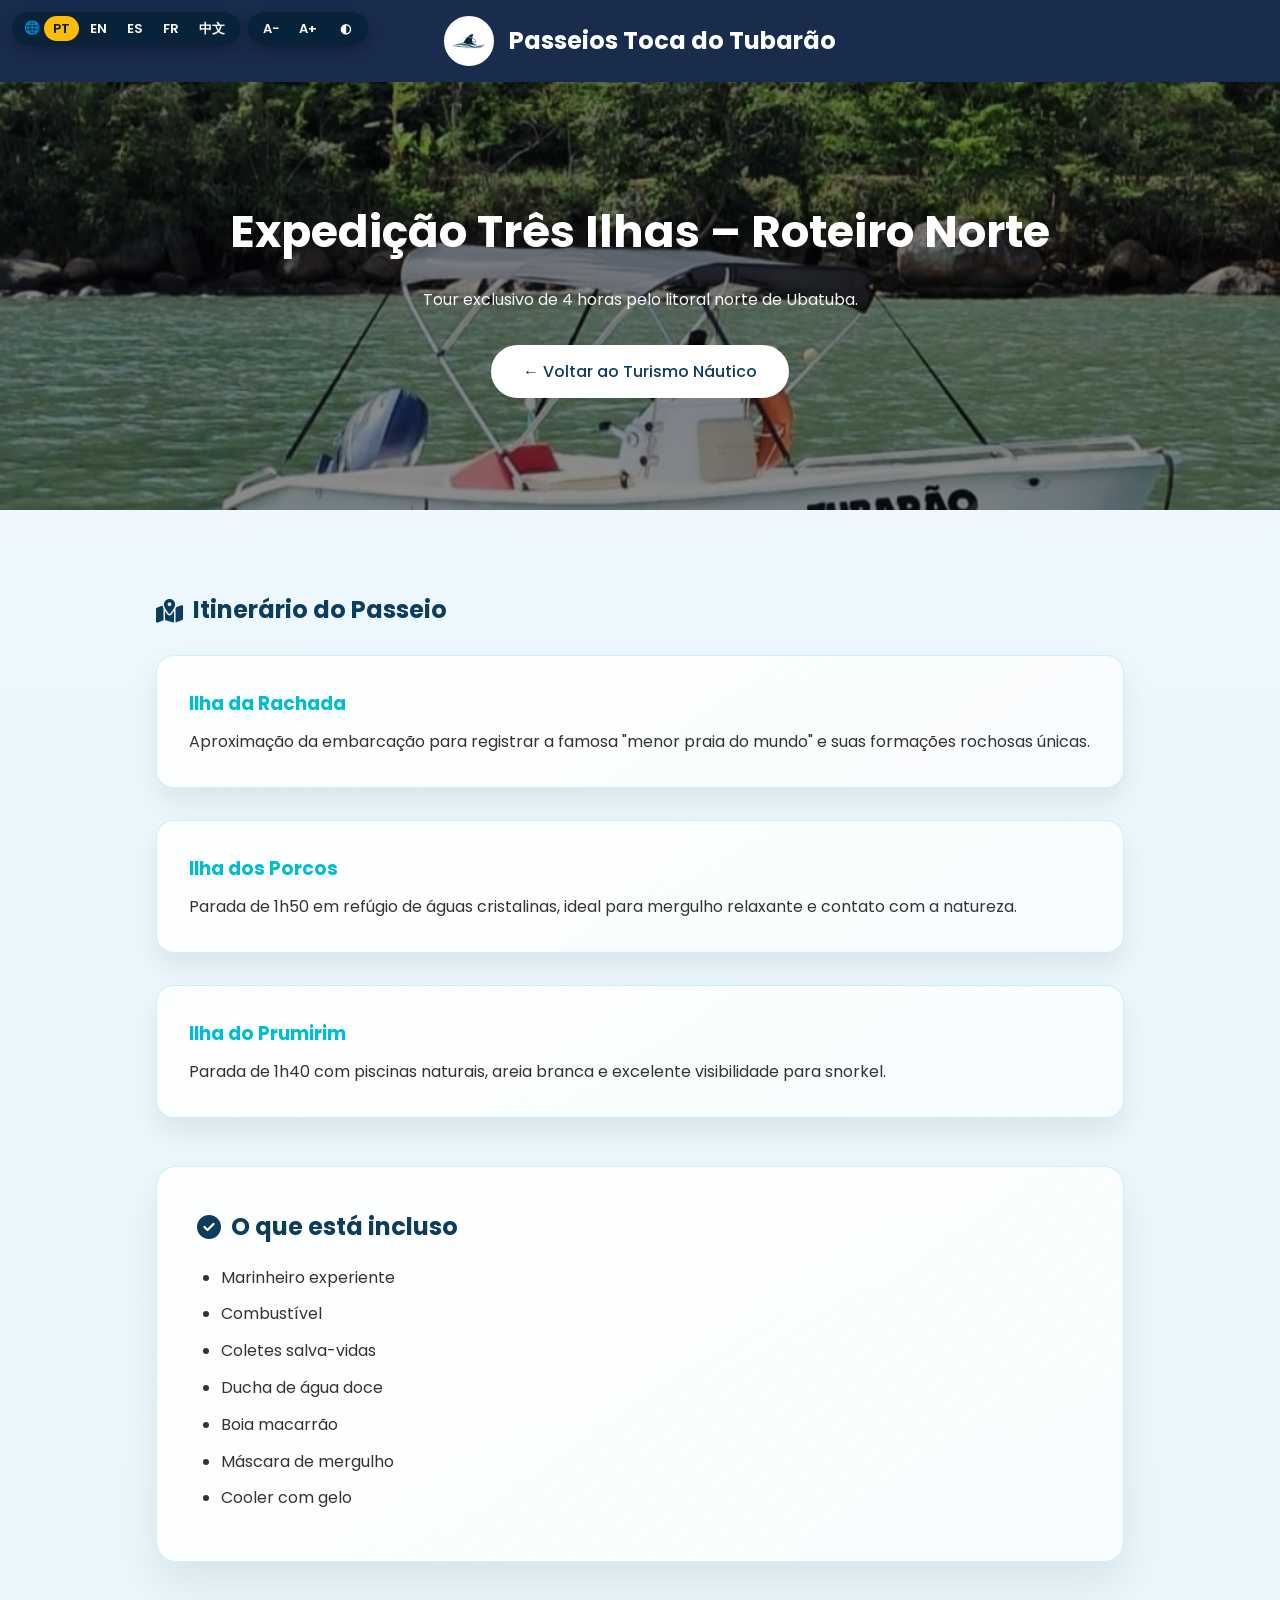
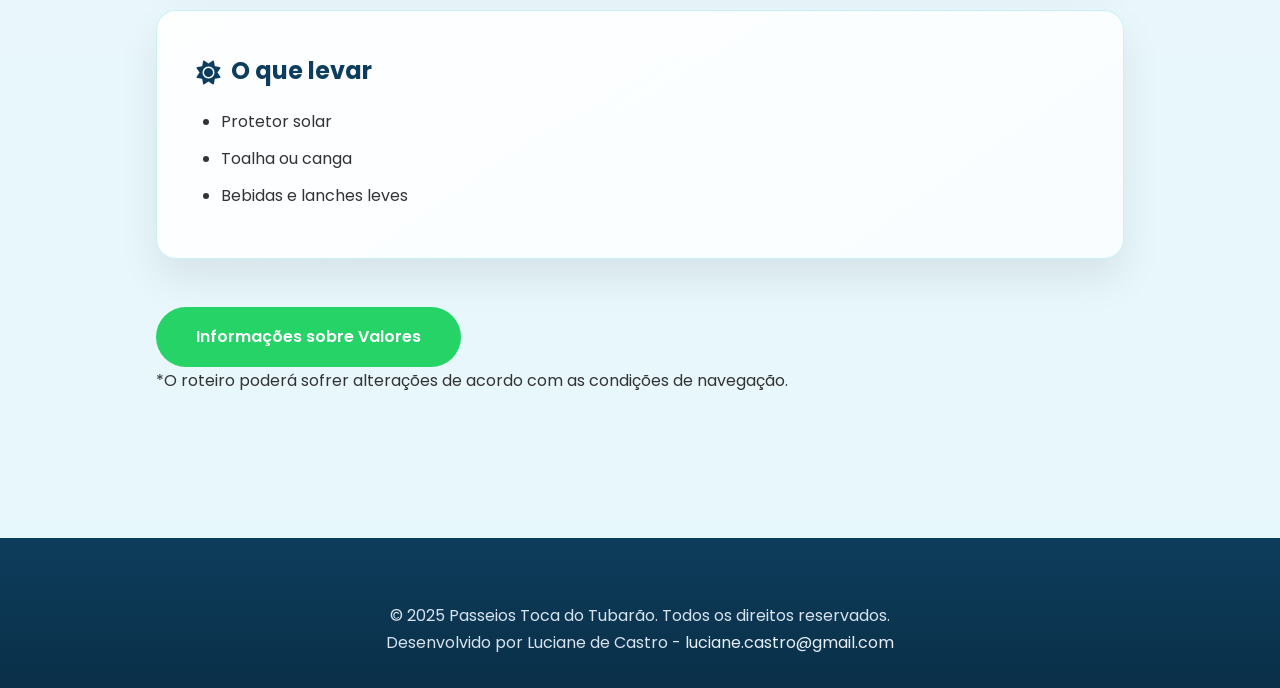
<file: ilhas-roteiro-norte.html>
<!DOCTYPE html>
<html lang="pt-BR">
<head>
<meta charset="UTF-8">
<meta name="viewport" content="width=device-width, initial-scale=1.0">
<script>(function(){try{var f=localStorage.getItem("ttfont");if(f)document.documentElement.style.fontSize=f+"%";if(localStorage.getItem("tthc")==="1")document.documentElement.classList.add("tt-hc");}catch(e){}})();</script>

<title data-i18n="tres_title">Expedição Três Ilhas – Roteiro Norte | Toca do Tubarão</title>

<!-- Google tag (gtag.js) -->
  <script async src="https://www.googletagmanager.com/gtag/js?id=G-L8JJEB8HJL"></script>
  <script src="/js/analytics.js"></script>

<meta name="description" data-i18n="tres_desc" data-i18n-attr="content" content="Expedição Três Ilhas do Roteiro Norte em Ubatuba. Tour exclusivo de 4 horas passando por Ilha da Rachada, Ilha dos Porcos e Ilha do Prumirim.">

<link rel="icon" type="image/png" href="images/favicon-32x32.png">
<link rel="apple-touch-icon" href="images/favicon-180x180.png">
<link rel="stylesheet" href="https://cdnjs.cloudflare.com/ajax/libs/font-awesome/6.5.1/css/all.min.css">
<link href="https://fonts.googleapis.com/css2?family=Poppins:wght@300;400;600;700&display=swap" rel="stylesheet">

<style>
:root{
--primary:#0d3d5c;
--sea:#00bcd4;
--light:#f0f8ff;
--whatsapp:#25D366;
}

*{margin:0;padding:0;box-sizing:border-box;}

body{
font-family:'Poppins',sans-serif;
background:linear-gradient(180deg,#f0f8ff 0%, #e6f7fb 100%);
color:#333;
line-height:1.7;
}

/* HEADER */
.header{
background:#1a2c4e;
padding:1rem 0;
text-align:center;
}

.logo{
display:flex;
align-items:center;
justify-content:center;
gap:15px;
text-decoration:none;
color:white;
}

.logo img{
width:50px;
height:50px;
border-radius:50%;
border:2px solid white;
object-fit:contain;
background:#fff;
}

/* HERO */
.hero{
background:linear-gradient(rgba(0,0,0,0.45),rgba(0,0,0,0.45)),
url('images/lanchatubarao9.webp');
background-size:cover;
background-position:center;
color:white;
padding:7rem 1rem;
text-align:center;
}

.hero h1{
font-size:2.8rem;
margin-bottom:1rem;
}

.hero p{
opacity:0.95;
}

.back-button{
display:inline-block;
margin-top:2rem;
background:white;
color:var(--primary);
padding:0.8rem 2rem;
border-radius:50px;
text-decoration:none;
font-weight:500;
transition:0.3s;
}

.back-button:hover{
background:var(--sea);
color:white;
}

/* SECTION */
.section{
padding:5rem 1rem;
max-width:1000px;
margin:auto;
}

.section h2{
color:var(--primary);
margin-bottom:1.5rem;
display:flex;
align-items:center;
gap:10px;
}

/* ITINERÁRIO */
.itinerario-item{
margin-bottom:2rem;
padding:2rem;
border-radius:18px;
background:linear-gradient(
145deg,
rgba(255,255,255,0.9),
rgba(255,255,255,0.7)
);
box-shadow:0 15px 30px rgba(0,0,0,0.08);
border:1px solid rgba(0,188,212,0.2);
}

.itinerario-item h3{
color:var(--sea);
margin-bottom:0.5rem;
}

/* INFO BOX */
.info-box{
margin-top:3rem;
padding:2.5rem;
border-radius:20px;
background:linear-gradient(
145deg,
rgba(255,255,255,0.9),
rgba(255,255,255,0.75)
);
box-shadow:0 20px 40px rgba(0,0,0,0.08);
border:1px solid rgba(0,188,212,0.2);
}

.info-box h2{
color:var(--primary);
margin-bottom:1rem;
}

.info-box ul{
margin-left:1.5rem;
}

.info-box li{
margin-bottom:0.6rem;
}

/* CTA */
.cta{
display:inline-flex;
align-items:center;
gap:10px;
background:var(--whatsapp);
color:white;
padding:1rem 2.5rem;
border-radius:50px;
text-decoration:none;
font-weight:600;
margin-top:3rem;
transition:0.3s;
}

.cta:hover{
transform:translateY(-3px);
box-shadow:0 10px 25px rgba(0,0,0,0.15);
}

/* FOOTER */
.footer{
background:linear-gradient(180deg,#0d3d5c 0%,#0a2f48 100%);
color:#d7e3ee;
padding:4rem 1rem 2rem;
text-align:center;
margin-top:4rem;
}

.footer a{
color:#e6eef6;
text-decoration:none;
}

@media(max-width:768px){
.hero h1{font-size:2rem;}
}
</style>
<link rel="stylesheet" href="css/acessibilidade.css">
</head>

<body>

<header class="header">
<a href="index.html" class="logo">
<img src="images/logo-icone.png" alt="Logo Toca do Tubarão" data-i18n="sh_logo_alt" data-i18n-attr="alt">
<h2 data-i18n="sh_brand">Passeios Toca do Tubarão</h2>
</a>
</header>

<section class="hero" id="conteudo" tabindex="-1">
<h1 data-i18n="tres_h1">Expedição Três Ilhas – Roteiro Norte</h1>
<p data-i18n="tres_p">Tour exclusivo de 4 horas pelo litoral norte de Ubatuba.</p>
<a href="turismo-nautico.html" class="back-button" data-i18n="sh_back_turismo">← Voltar ao Turismo Náutico</a>
</section>

<section class="section">

<h2><i class="fas fa-map-marked-alt" aria-hidden="true"></i> <span data-i18n="sh_itin_title">Itinerário do Passeio</span></h2>

<div class="itinerario-item">
<h3 data-i18n="tres_i1_h">Ilha da Rachada</h3>
<p data-i18n="tres_i1_p">Aproximação da embarcação para registrar a famosa “menor praia do mundo” e suas formações rochosas únicas.</p>
</div>

<div class="itinerario-item">
<h3 data-i18n="tres_i2_h">Ilha dos Porcos</h3>
<p data-i18n="tres_i2_p">Parada de 1h50 em refúgio de águas cristalinas, ideal para mergulho relaxante e contato com a natureza.</p>
</div>

<div class="itinerario-item">
<h3 data-i18n="tres_i3_h">Ilha do Prumirim</h3>
<p data-i18n="tres_i3_p">Parada de 1h40 com piscinas naturais, areia branca e excelente visibilidade para snorkel.</p>
</div>

<div class="info-box">
<h2><i class="fas fa-check-circle" aria-hidden="true"></i> <span data-i18n="sh_incluso_title">O que está incluso</span></h2>
<ul>
<li data-i18n="sh_incl_marinheiro">Marinheiro experiente</li>
<li data-i18n="sh_incl_combustivel">Combustível</li>
<li data-i18n="sh_incl_coletes">Coletes salva-vidas</li>
<li data-i18n="sh_incl_ducha">Ducha de água doce</li>
<li data-i18n="sh_incl_boia">Boia macarrão</li>
<li data-i18n="sh_incl_mascara">Máscara de mergulho</li>
<li data-i18n="sh_incl_cooler">Cooler com gelo</li>
</ul>
</div>

<div class="info-box">
<h2><i class="fas fa-sun" aria-hidden="true"></i> <span data-i18n="sh_levar_title">O que levar</span></h2>
<ul>
<li data-i18n="sh_levar_protetor">Protetor solar</li>
<li data-i18n="sh_levar_toalha">Toalha ou canga</li>
<li data-i18n="sh_levar_bebidas">Bebidas e lanches leves</li>
</ul>
</div>

<a data-i18n-wa="tres_wa_msg" href="https://wa.me/5512996450379?text=Olá! Gostaria de informações sobre a Expedição Três Ilhas."
class="cta" target="_blank">
<span data-i18n="sh_cta_valores">Informações sobre valores</span>
</a>
<p class="aviso-roteiro" data-i18n="sh_aviso_roteiro">*O roteiro poderá sofrer alterações de acordo com as condições de navegação.</p>
</section>

<footer class="footer">
<p data-i18n="sh_footer_rights">&copy; 2025 Passeios Toca do Tubarão. Todos os direitos reservados.</p>
<p><span data-i18n="sh_footer_dev">Desenvolvido por Luciane de Castro -</span>
<a href="mailto:luciane.castro@gmail.com">luciane.castro@gmail.com</a></p>
</footer>

<script src="js/i18n.js"></script>
</body>
</html>
</file>
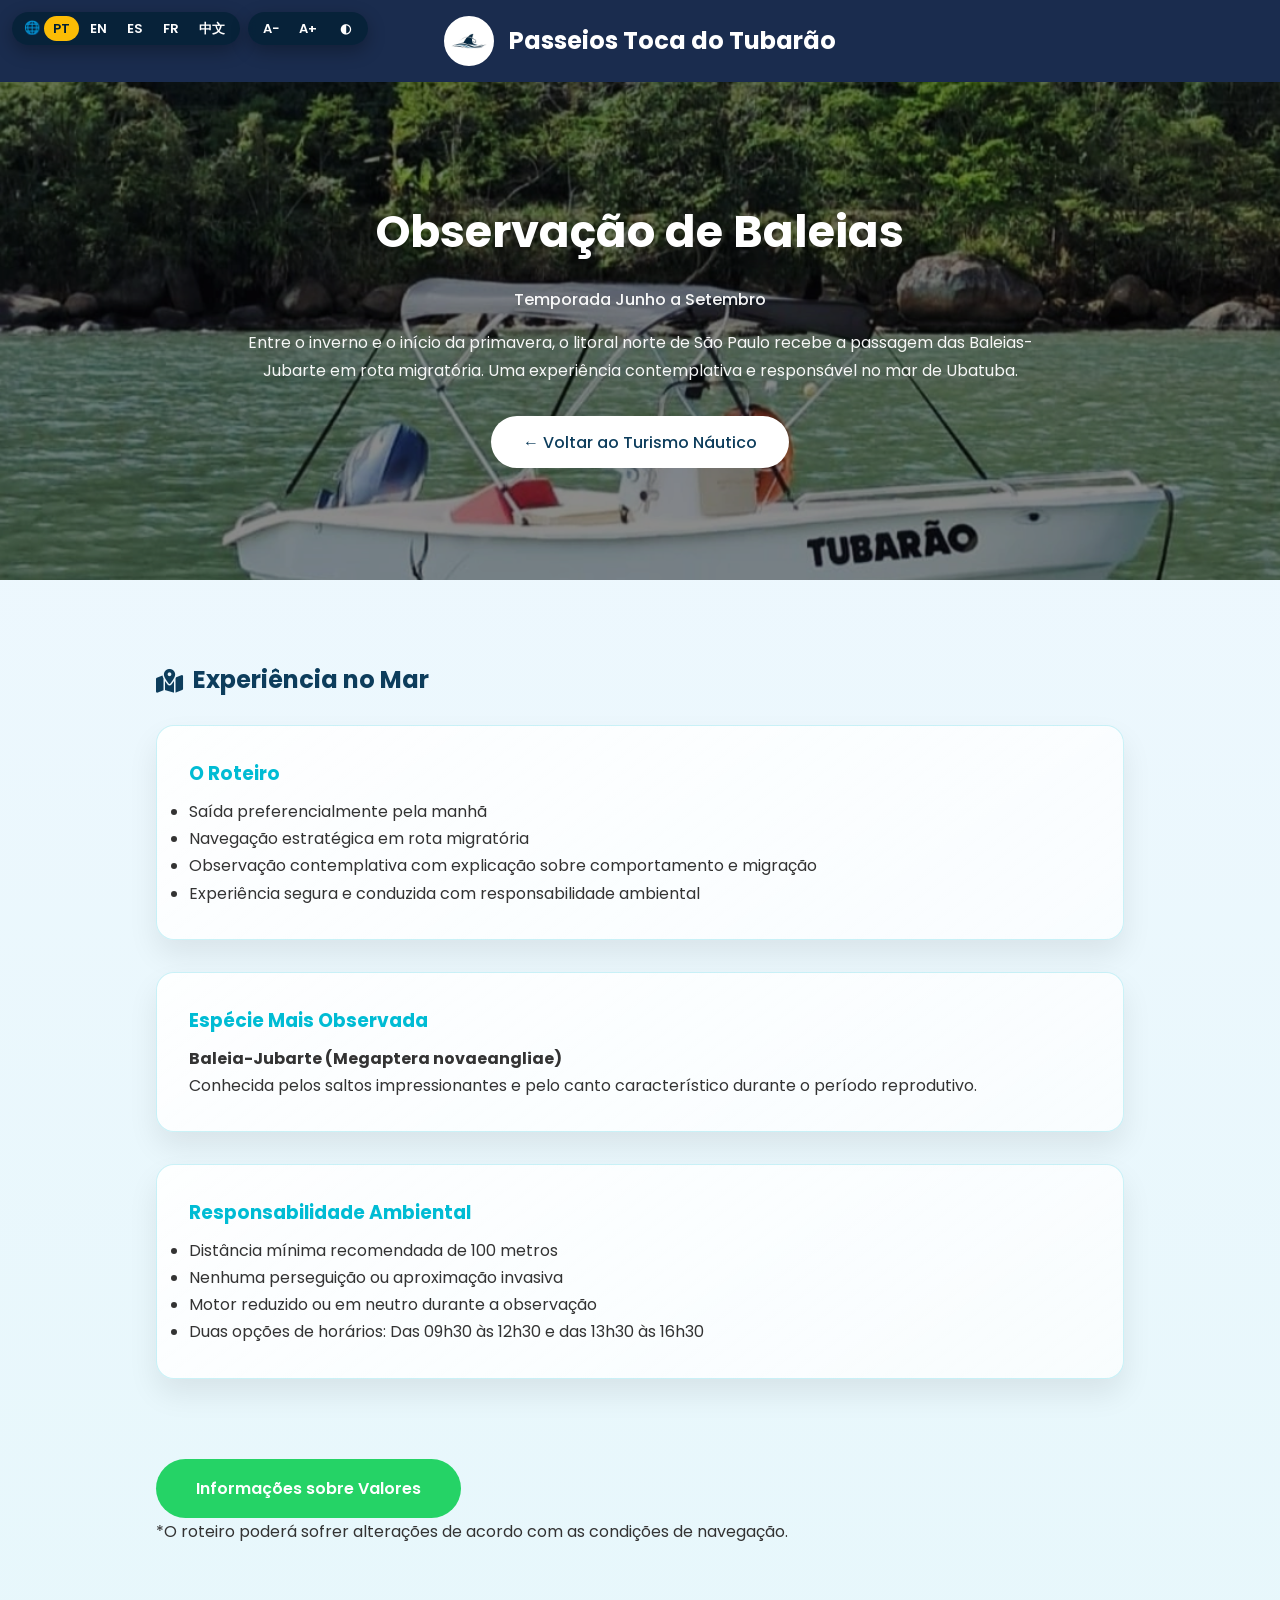
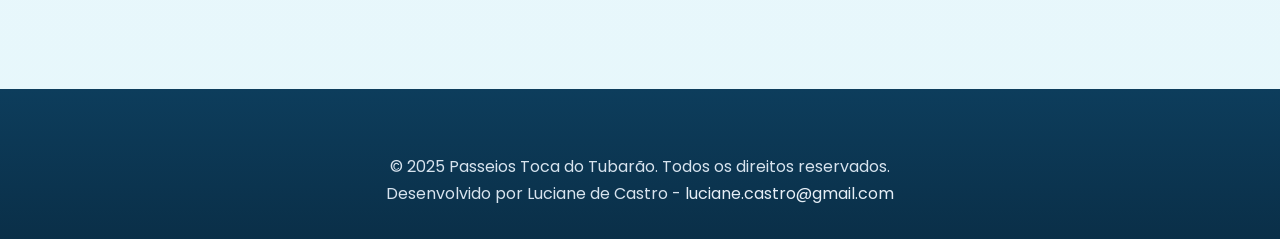
<file: observacao-baleias.html>
<!DOCTYPE html>
<html lang="pt-BR">
<head>
<meta charset="UTF-8">
<meta name="viewport" content="width=device-width, initial-scale=1.0">
<script>(function(){try{var f=localStorage.getItem("ttfont");if(f)document.documentElement.style.fontSize=f+"%";if(localStorage.getItem("tthc")==="1")document.documentElement.classList.add("tt-hc");}catch(e){}})();</script>

<title data-i18n="bal_title">Observação de Baleias | Turismo Náutico | Toca do Tubarão</title>

<!-- Google tag (gtag.js) -->
  <script async src="https://www.googletagmanager.com/gtag/js?id=G-L8JJEB8HJL"></script>
  <script src="/js/analytics.js"></script>

<meta name="description" data-i18n="bal_desc" data-i18n-attr="content" content="Observação de Baleias em Ubatuba durante a temporada de junho a setembro. Experiência embarcada com navegação responsável e respeito às normas ambientais.">

<link rel="icon" type="image/png" href="images/favicon-32x32.png">
<link rel="apple-touch-icon" href="images/favicon-180x180.png">
<link rel="stylesheet" href="https://cdnjs.cloudflare.com/ajax/libs/font-awesome/6.5.1/css/all.min.css">
<link href="https://fonts.googleapis.com/css2?family=Poppins:wght@300;400;600;700&display=swap" rel="stylesheet">

<style>
:root{
--primary:#0d3d5c;
--sea:#00bcd4;
--light:#f0f8ff;
--whatsapp:#25D366;
}

*{margin:0;padding:0;box-sizing:border-box;}

body{
font-family:'Poppins',sans-serif;
background:linear-gradient(180deg,#f0f8ff 0%, #e6f7fb 100%);
color:#333;
line-height:1.7;
}

/* HEADER */
.header{
background:#1a2c4e;
padding:1rem 0;
text-align:center;
}

.logo{
display:flex;
align-items:center;
justify-content:center;
gap:15px;
text-decoration:none;
color:white;
}

.logo img{
width:50px;
height:50px;
border-radius:50%;
border:2px solid white;
object-fit:contain;
background:#fff;
}

/* HERO */
.hero{
background:linear-gradient(rgba(0,0,0,0.45),rgba(0,0,0,0.45)),
url('images/lanchatubarao9.webp');
background-size:cover;
background-position:center;
color:white;
padding:7rem 1rem;
text-align:center;
}

.hero h1{
font-size:2.8rem;
margin-bottom:1rem;
}

.hero span{
display:block;
font-weight:500;
opacity:0.95;
margin-bottom:1rem;
}

.hero p{
opacity:0.95;
max-width:800px;
margin:auto;
}

.back-button{
display:inline-block;
margin-top:2rem;
background:white;
color:var(--primary);
padding:0.8rem 2rem;
border-radius:50px;
text-decoration:none;
font-weight:500;
transition:0.3s;
}

.back-button:hover{
background:var(--sea);
color:white;
}

/* SECTION */
.section{
padding:5rem 1rem;
max-width:1000px;
margin:auto;
}

.section h2{
color:var(--primary);
margin-bottom:1.5rem;
display:flex;
align-items:center;
gap:10px;
}

/* ITINERÁRIO */
.itinerario-item{
margin-bottom:2rem;
padding:2rem;
border-radius:18px;
background:linear-gradient(
145deg,
rgba(255,255,255,0.9),
rgba(255,255,255,0.7)
);
box-shadow:0 15px 30px rgba(0,0,0,0.08);
border:1px solid rgba(0,188,212,0.2);
}

.itinerario-item h3{
color:var(--sea);
margin-bottom:0.5rem;
}

/* INFO BOX */
.info-box{
margin-top:3rem;
padding:2.5rem;
border-radius:20px;
background:linear-gradient(
145deg,
rgba(255,255,255,0.9),
rgba(255,255,255,0.75)
);
box-shadow:0 20px 40px rgba(0,0,0,0.08);
border:1px solid rgba(0,188,212,0.2);
}

.info-box h2{
color:var(--primary);
margin-bottom:1rem;
}

.info-box ul{
margin-left:1.5rem;
}

.info-box li{
margin-bottom:0.6rem;
}

/* CTA */
.cta{
display:inline-flex;
align-items:center;
gap:10px;
background:var(--whatsapp);
color:white;
padding:1rem 2.5rem;
border-radius:50px;
text-decoration:none;
font-weight:600;
margin-top:3rem;
transition:0.3s;
}

.cta:hover{
transform:translateY(-3px);
box-shadow:0 10px 25px rgba(0,0,0,0.15);
}

/* FOOTER */
.footer{
background:linear-gradient(180deg,#0d3d5c 0%,#0a2f48 100%);
color:#d7e3ee;
padding:4rem 1rem 2rem;
text-align:center;
margin-top:4rem;
}

.footer a{
color:#e6eef6;
text-decoration:none;
}

@media(max-width:768px){
.hero h1{font-size:2rem;}
}
</style>
<link rel="stylesheet" href="css/acessibilidade.css">
</head>

<body>

<header class="header">
<a href="index.html" class="logo">
<img src="images/logo-icone.png" alt="Logo Toca do Tubarão" data-i18n="sh_logo_alt" data-i18n-attr="alt">
<h2 data-i18n="sh_brand">Passeios Toca do Tubarão</h2>
</a>
</header>

<section class="hero" id="conteudo" tabindex="-1">
<h1 data-i18n="idx_dest_baleia_h">Observação de Baleias</h1>
<span data-i18n="bal_span">Temporada Junho a Setembro</span>
<p data-i18n="bal_p">Entre o inverno e começo da primavera, o litoral norte de São Paulo recebe a passagem das Baleias-Jubarte em rota migratória. Uma experiência contemplativa e responsável no mar de Ubatuba.</p>
<a href="turismo-nautico.html" class="back-button" data-i18n="sh_back_turismo">← Voltar ao Turismo Náutico</a>
</section>

<section class="section">

<h2><i class="fas fa-map-marked-alt" aria-hidden="true"></i> <span data-i18n="bal_sec">Experiência no Mar</span></h2>

<div class="itinerario-item">
<h3 data-i18n="bal_i1_h">O Roteiro</h3>
<ul>
<li data-i18n="bal_i1_l1">Saída preferencialmente pela manhã</li>
<li data-i18n="bal_i1_l2">Navegação estratégica em rota migratória</li>
<li data-i18n="bal_i1_l3">Observação contemplativa com explicação sobre comportamento e migração</li>
<li data-i18n="bal_i1_l4">Experiência segura e conduzida com responsabilidade ambiental</li>
</ul>
</div>

<div class="itinerario-item">
<h3 data-i18n="bal_i2_h">Espécie Mais Observada</h3>
<p data-i18n="bal_i2_html" data-i18n-html><strong>Baleia-Jubarte (Megaptera novaeangliae)</strong><br>
Conhecida pelos saltos impressionantes e pelo canto característico durante o período reprodutivo.</p>
</div>

<div class="itinerario-item">
<h3 data-i18n="bal_i3_h">Responsabilidade Ambiental</h3>
<ul>
<li data-i18n="bal_i3_l1">Distância mínima recomendada de 100 metros</li>
<li data-i18n="bal_i3_l2">Nenhuma perseguição ou aproximação invasiva</li>
<li data-i18n="bal_i3_l3">Motor reduzido ou em neutro durante a observação</li>
<li data-i18n="bal_i3_l4">Duas opções de horários: Das 09h30 às 12h30 e das 13h30 às 16h30</li>
</ul>
</div>

<a data-i18n-wa="bal_wa_msg" href="https://wa.me/5512996450379?text=Olá! Gostaria de informações sobre a Observação de Baleias."
class="cta" target="_blank">
<span data-i18n="sh_cta_valores">Informações sobre Valores</span>
</a>

<p class="aviso-roteiro" data-i18n="sh_aviso_roteiro">*O roteiro poderá sofrer alterações de acordo com as condições de navegação.</p>

</section>

<footer class="footer">
<p data-i18n="sh_footer_rights">&copy; 2025 Passeios Toca do Tubarão. Todos os direitos reservados.</p>
<p><span data-i18n="sh_footer_dev">Desenvolvido por Luciane de Castro -</span>
<a href="mailto:luciane.castro@gmail.com">luciane.castro@gmail.com</a></p>
</footer>

<script src="js/i18n.js"></script>
</body>
</html>
</file>
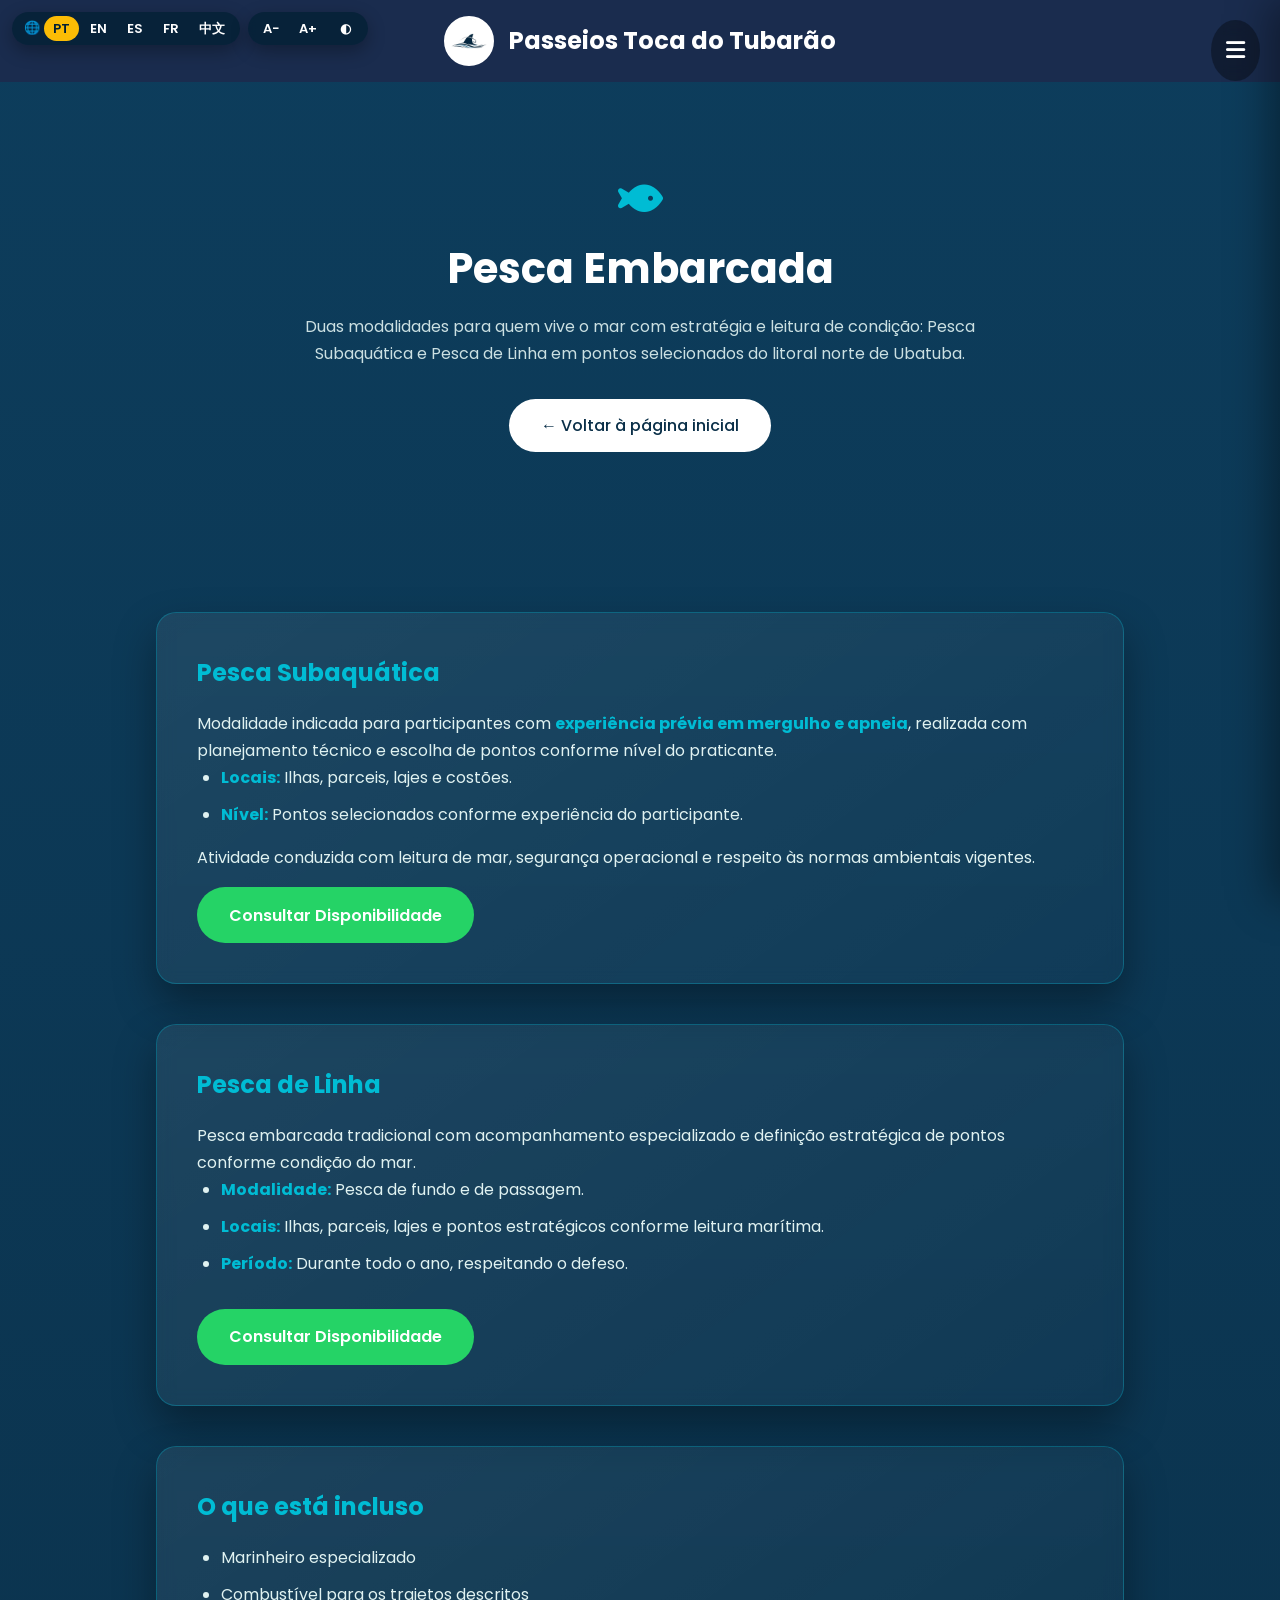
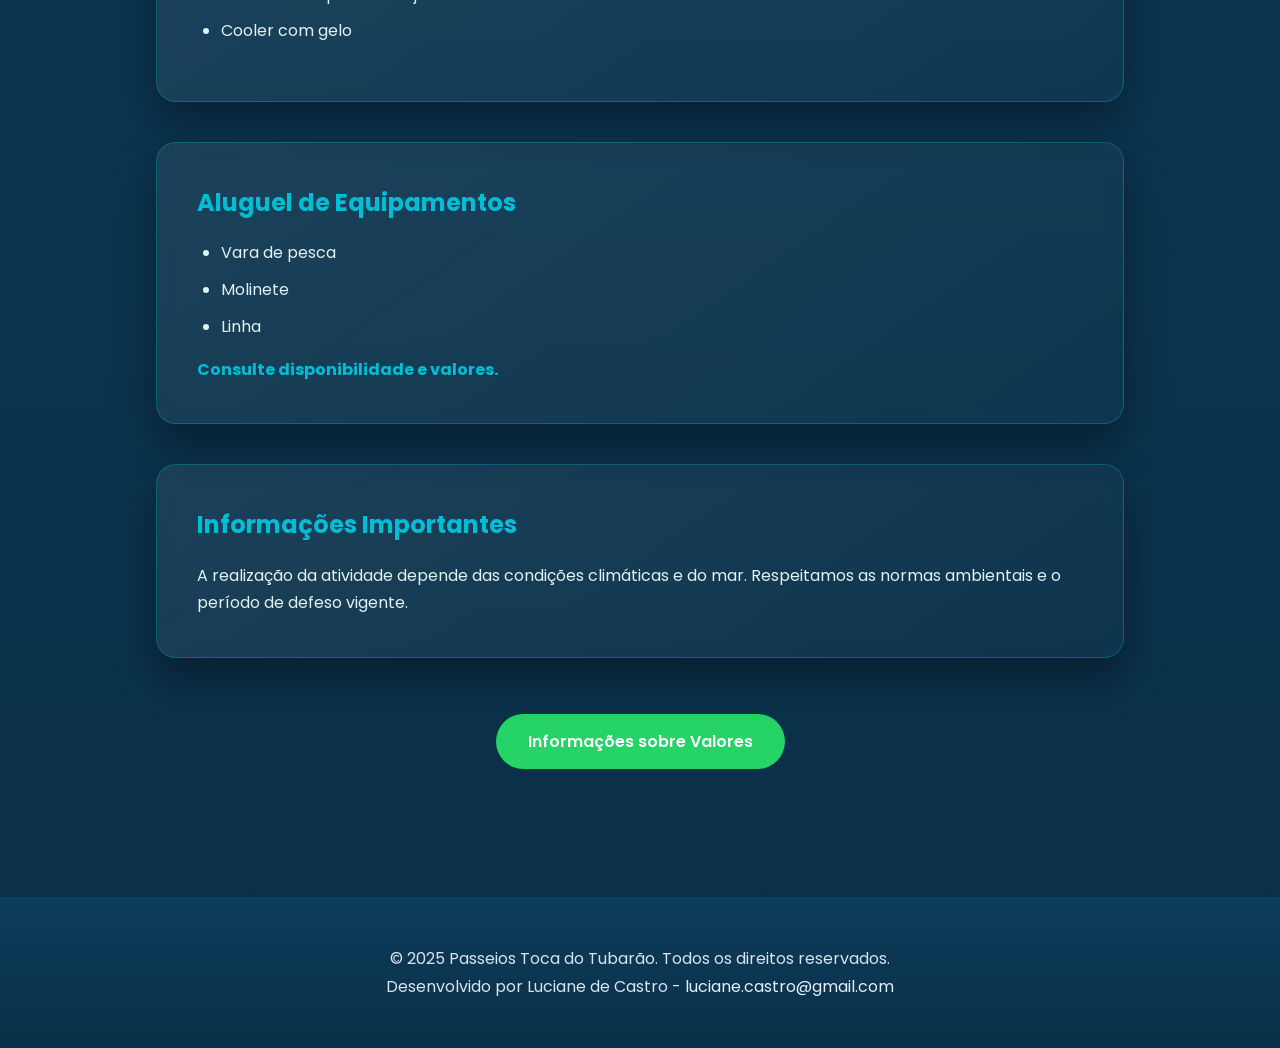
<file: pesca-embarcada.html>
<!DOCTYPE html> 
<html lang="pt-BR">
<head>
<meta charset="UTF-8">
<meta name="viewport" content="width=device-width, initial-scale=1.0">
<script>(function(){try{var f=localStorage.getItem("ttfont");if(f)document.documentElement.style.fontSize=f+"%";if(localStorage.getItem("tthc")==="1")document.documentElement.classList.add("tt-hc");}catch(e){}})();</script>

<title data-i18n="pesca_title">Pesca Embarcada | Toca do Tubarão | Ubatuba</title>

<!-- Google tag (gtag.js) -->
  <script async src="https://www.googletagmanager.com/gtag/js?id=G-L8JJEB8HJL"></script>
  <script src="/js/analytics.js"></script>

<meta name="description" data-i18n="pesca_desc" data-i18n-attr="content" content="Pesca Embarcada em Ubatuba. Modalidades de Pesca Subaquática e Pesca de Linha em ilhas, parceis, lajes e costões do litoral norte.">

<link rel="icon" type="image/png" href="images/favicon-32x32.png">
<link rel="apple-touch-icon" href="images/favicon-180x180.png">
<link rel="stylesheet" href="https://cdnjs.cloudflare.com/ajax/libs/font-awesome/6.5.1/css/all.min.css">
<link href="https://fonts.googleapis.com/css2?family=Poppins:wght@300;400;600;700&display=swap" rel="stylesheet">

<style>
:root{
--primary:#0d3d5c;
--accent:#00bcd4;
--whatsapp:#25D366;
--yellow:#fbbc05;
}

*{margin:0;padding:0;box-sizing:border-box;}

body{
font-family:'Poppins',sans-serif;
background:linear-gradient(180deg,#0d3d5c 0%, #0a2f48 100%);
color:#e0f2f1;
line-height:1.7;
}

/* ===== MENU ===== */

.menu-toggle{
position:fixed;
top:20px;
right:20px;
font-size:22px;
color:white;
z-index:2000;
cursor:pointer;
background:rgba(0,0,0,0.35);
padding:12px 15px;
border-radius:50%;
backdrop-filter:blur(8px);
transition:0.3s;
}

.menu-toggle:hover{
background:rgba(251,188,5,0.95);
color:#001f33;
transform:rotate(90deg);
}

.menu-overlay{
position:fixed;
top:0;
left:0;
width:100%;
height:100%;
background:rgba(0,0,0,0.45);
opacity:0;
visibility:hidden;
transition:0.3s;
z-index:1400;
}

.menu-overlay.active{
opacity:1;
visibility:visible;
}

.side-menu{
position:fixed;
top:0;
right:-300px;
width:300px;
height:100%;
background:rgba(13,61,92,0.85);
backdrop-filter:blur(15px);
display:flex;
flex-direction:column;
padding-top:120px;
transition:0.4s cubic-bezier(.77,0,.18,1);
z-index:1500;
box-shadow:-10px 0 40px rgba(0,0,0,0.4);
}

.side-menu.active{
right:0;
}

.side-menu a{
color:var(--yellow);
padding:1.2rem 2.5rem;
text-decoration:none;
font-weight:600;
font-size:1.1rem;
transition:0.3s;
}

.side-menu a:hover{
background:rgba(251,188,5,0.1);
padding-left:3rem;
}

/* HEADER */
.header{
background:#1a2c4e;
padding:1rem 0;
text-align:center;
}

.logo{
display:flex;
align-items:center;
justify-content:center;
gap:15px;
text-decoration:none;
color:white;
}

.logo img{
width:50px;
height:50px;
border-radius:50%;
border:2px solid white;
object-fit:contain;
background:#fff;
}

/* HERO */
.hero{
padding:6rem 1rem;
text-align:center;
}

.hero i{
font-size:40px;
color:var(--accent);
margin-bottom:1rem;
}

.hero h1{
font-size:2.6rem;
color:#ffffff;
margin-bottom:0.5rem;
}

.hero p{
opacity:0.9;
max-width:750px;
margin:auto;
}

.back-button{
display:inline-block;
margin-top:2rem;
background:white;
color:#0a2f48;
padding:0.8rem 2rem;
border-radius:50px;
text-decoration:none;
font-weight:500;
transition:0.3s;
}

.back-button:hover{
background:var(--accent);
color:white;
}

/* SECTION */
.section{
padding:4rem 1rem;
max-width:1000px;
margin:auto;
}

/* GLASS BOX */
.box{
background:linear-gradient(
145deg,
rgba(255,255,255,0.07),
rgba(255,255,255,0.02)
);
backdrop-filter:blur(8px);
padding:2.5rem;
border-radius:20px;
margin-bottom:2.5rem;
border:1px solid rgba(0,188,212,0.3);
box-shadow:0 20px 40px rgba(0,0,0,0.35);
}

.box h2{
color:var(--accent);
margin-bottom:1rem;
}

.box ul{
margin-left:1.5rem;
margin-bottom:1rem;
}

.box li{
margin-bottom:0.6rem;
}

.box strong{
color:var(--accent);
}

/* CTA */
.cta{
display:inline-flex;
align-items:center;
gap:10px;
background:var(--whatsapp);
color:white;
padding:0.9rem 2rem;
border-radius:50px;
text-decoration:none;
font-weight:600;
margin-top:1rem;
transition:0.3s;
}

.cta:hover{
transform:translateY(-3px);
box-shadow:0 10px 25px rgba(0,0,0,0.4);
}

/* FOOTER */
.footer{
background:linear-gradient(180deg,#0d3d5c 0%,#0a2f48 100%);
color:#d7e3ee;
padding:3rem 1rem;
text-align:center;
margin-top:4rem;
}

.footer a{
color:#e6eef6;
text-decoration:none;
}

@media(max-width:768px){
.hero h1{font-size:2rem;}
}
</style>
<link rel="stylesheet" href="css/acessibilidade.css">
</head>

<body>

<div class="menu-toggle" onclick="toggleMenu()" role="button" tabindex="0" aria-label="Abrir menu" data-i18n="ui_menu" data-i18n-attr="aria-label" onkeydown="if(event.key==='Enter'||event.key===' '){event.preventDefault();toggleMenu();}">
<i class="fas fa-bars"></i>
</div>

<div class="menu-overlay" id="menuOverlay" onclick="toggleMenu()"></div>

<nav class="side-menu" id="sideMenu">
<a href="index.html" data-i18n="sh_nav_inicio">Início</a>
<a href="turismo-nautico.html" data-i18n="sh_nav_turismo">Turismo Náutico</a>
<a href="pesca-embarcada.html" data-i18n="sh_nav_pesca">Pesca Embarcada</a>
<a href="onda-perfeita.html" data-i18n="sh_nav_onda">Em Busca da Onda Perfeita</a>
<a href="sobre.html" data-i18n="sh_nav_sobre">Sobre</a>
</nav>

<header class="header">
<a href="index.html" class="logo">
<img src="images/logo-icone.png" alt="Logo Toca do Tubarão" data-i18n="sh_logo_alt" data-i18n-attr="alt">
<h2 data-i18n="sh_brand">Passeios Toca do Tubarão</h2>
</a>
</header>

<section class="hero" id="conteudo" tabindex="-1">
<i class="fas fa-fish"></i>
<h1 data-i18n="pesca_h1">Pesca Embarcada</h1>
<p data-i18n="pesca_p">Duas modalidades para quem vive o mar com estratégia e leitura de condição: Pesca Subaquática e Pesca de Linha em pontos selecionados do litoral norte de Ubatuba.</p>
<a href="index.html" class="back-button" data-i18n="sh_back_home">← Voltar à Página Inicial</a>
</section>

<section class="section">

<!-- TODO O CONTEÚDO ORIGINAL MANTIDO INTACTO -->

<div class="box">
<h2 data-i18n="pesca_b1_h">Pesca Subaquática</h2>
<p data-i18n="pesca_b1_p1" data-i18n-html>Modalidade indicada para participantes com <strong>experiência prévia em mergulho e apneia</strong>, realizada com planejamento técnico e escolha de pontos conforme nível do praticante.</p>
<ul>
<li data-i18n="pesca_b1_li1" data-i18n-html><strong>Locais:</strong> Ilhas, parceis, lajes e costões.</li>
<li data-i18n="pesca_b1_li2" data-i18n-html><strong>Nível:</strong> Pontos selecionados conforme experiência do participante.</li>
</ul>
<p data-i18n="pesca_b1_p2">Atividade conduzida com leitura de mar, segurança operacional e respeito às normas ambientais vigentes.</p>
<a data-i18n-wa="pesca_b1_wa" href="https://wa.me/5512996450379?text=Olá! Gostaria de informações sobre a Pesca Subaquática."
class="cta" target="_blank"><span data-i18n="sh_cta_consultar">Consultar Disponibilidade</span></a>
</div>

<div class="box">
<h2 data-i18n="pesca_b2_h">Pesca de Linha</h2>
<p data-i18n="pesca_b2_p">Pesca embarcada tradicional com acompanhamento especializado e definição estratégica de pontos conforme condição do mar.</p>
<ul>
<li data-i18n="pesca_b2_li1" data-i18n-html><strong>Modalidade:</strong> Pesca de fundo e de passagem.</li>
<li data-i18n="pesca_b2_li2" data-i18n-html><strong>Locais:</strong> Ilhas, parceis, lajes e pontos estratégicos conforme leitura marítima.</li>
<li data-i18n="pesca_b2_li3" data-i18n-html><strong>Período:</strong> Durante todo o ano, respeitando o defeso.</li>
</ul>
<a data-i18n-wa="pesca_b2_wa" href="https://wa.me/5512996450379?text=Olá! Gostaria de informações sobre a Pesca de Linha."
class="cta" target="_blank"><span data-i18n="sh_cta_consultar">Consultar Disponibilidade</span></a>
</div>

<div class="box">
<h2 data-i18n="sh_incluso_title">O que está incluso</h2>
<ul>
<li data-i18n="pesca_b3_l1">Marinheiro especializado</li>
<li data-i18n="pesca_b3_l2">Combustível para os trajetos descritos</li>
<li data-i18n="sh_incl_cooler">Cooler com gelo</li>
</ul>
</div>

<div class="box">
<h2 data-i18n="pesca_b4_h">Aluguel de Equipamentos</h2>
<ul>
<li data-i18n="pesca_b4_l1">Vara de pesca</li>
<li data-i18n="pesca_b4_l2">Molinete</li>
<li data-i18n="pesca_b4_l3">Linha</li>
</ul>
<p data-i18n="pesca_b4_note" data-i18n-html><strong>Consulte disponibilidade e valores.</strong></p>
</div>

<div class="box">
<h2 data-i18n="pesca_b5_h">Informações Importantes</h2>
<p data-i18n="pesca_b5_p">A realização da atividade depende das condições climáticas e do mar. Respeitamos as normas ambientais e o período de defeso vigente.</p>
</div>

<div style="text-align:center;">
<a data-i18n-wa="pesca_final_wa" href="https://wa.me/5512996450379?text=Olá! Gostaria de informações sobre valores da Pesca Embarcada."
class="cta" target="_blank">
<span data-i18n="sh_cta_valores">Informações sobre Valores</span>
</a>
</div>

</section>

<footer class="footer">
<p data-i18n="sh_footer_rights">&copy; 2025 Passeios Toca do Tubarão. Todos os direitos reservados.</p>
<p><span data-i18n="sh_footer_dev">Desenvolvido por Luciane de Castro -</span>
<a href="mailto:luciane.castro@gmail.com">luciane.castro@gmail.com</a></p>
</footer>

<script>
function toggleMenu(){
document.getElementById('sideMenu').classList.toggle('active');
document.getElementById('menuOverlay').classList.toggle('active');
}
</script>

<script src="js/i18n.js"></script>
</body>
</html>
</file>
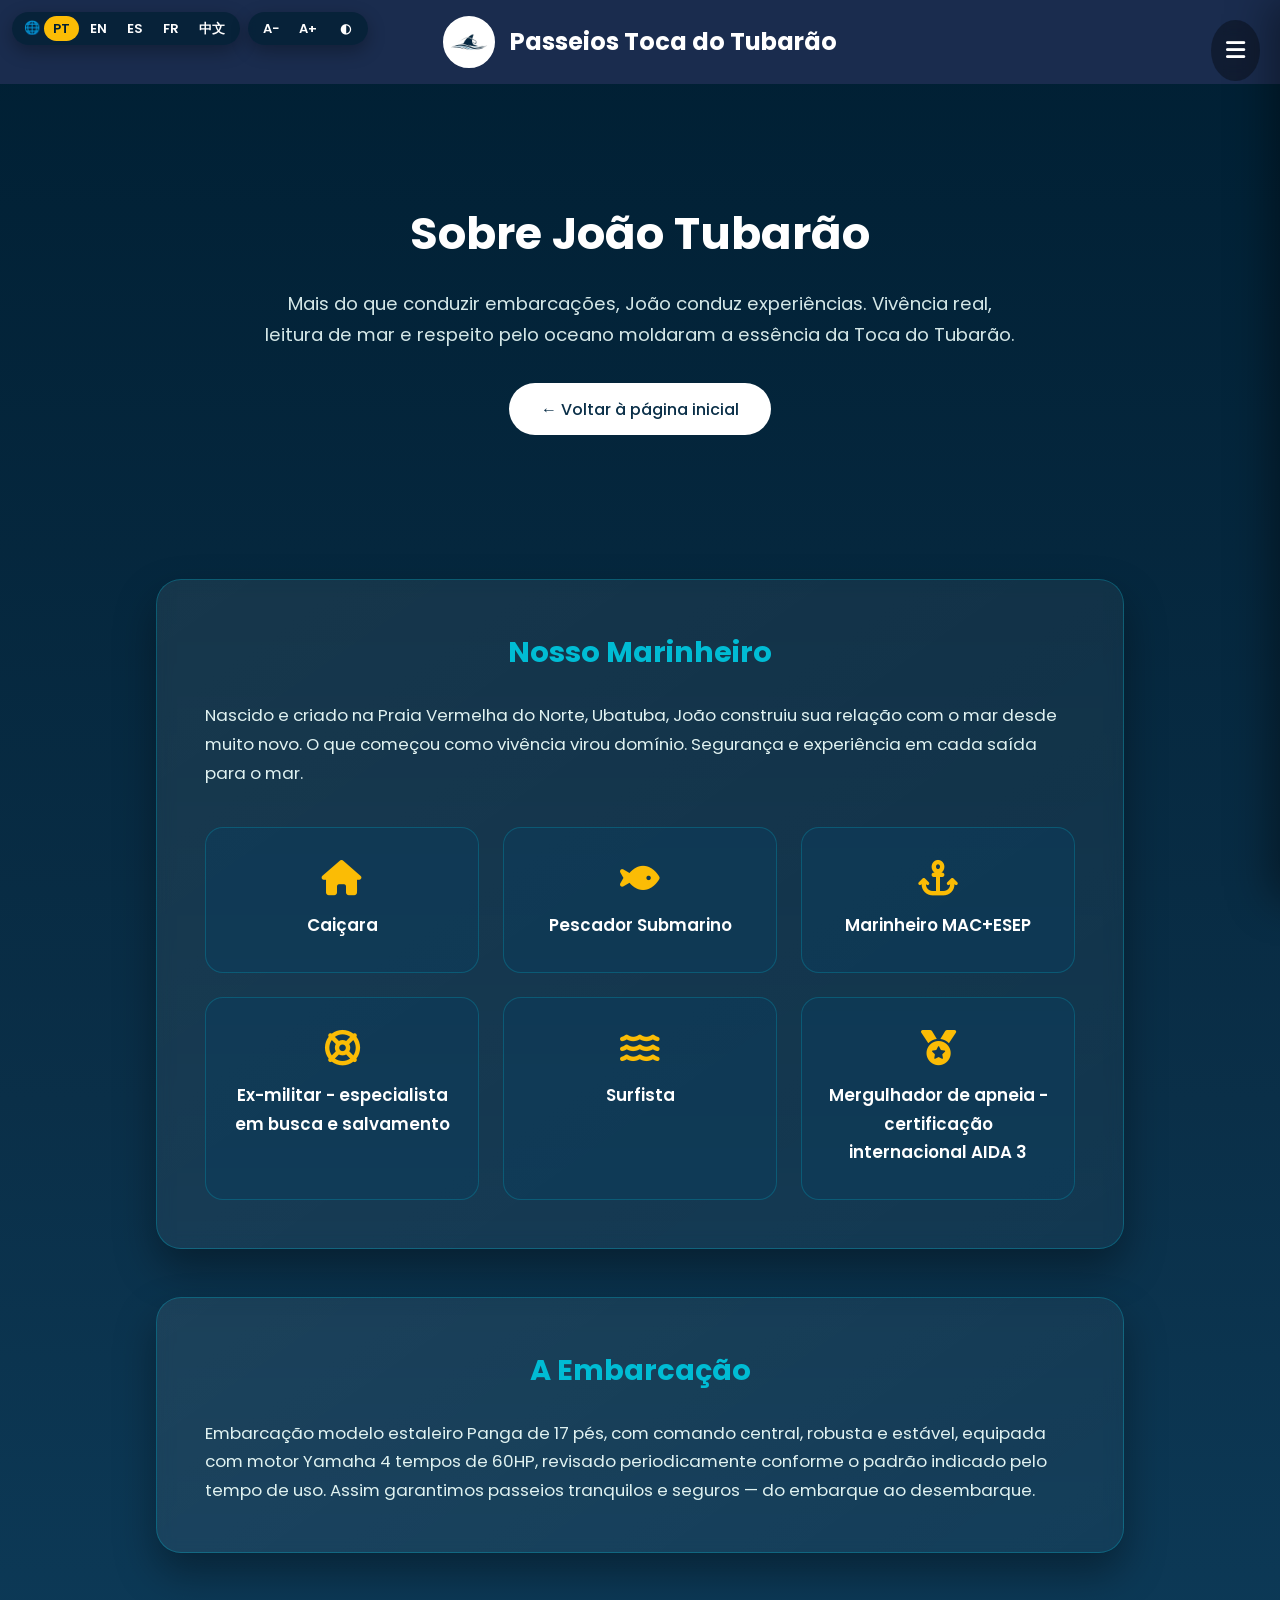
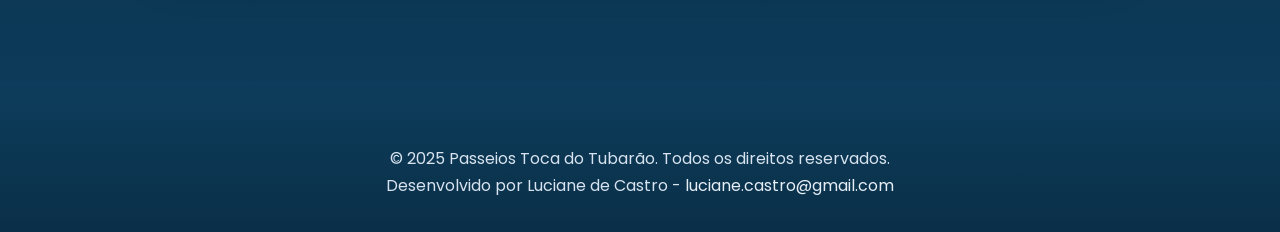
<file: sobre.html>
<!DOCTYPE html>
<html lang="pt-BR">
<head>
<meta charset="UTF-8">
<meta name="viewport" content="width=device-width, initial-scale=1.0">
<script>(function(){try{var f=localStorage.getItem("ttfont");if(f)document.documentElement.style.fontSize=f+"%";if(localStorage.getItem("tthc")==="1")document.documentElement.classList.add("tt-hc");}catch(e){}})();</script>

<title data-i18n="sobre_title">Sobre João Tubarão | Toca do Tubarão | Ubatuba</title>

<!-- Google tag (gtag.js) -->
  <script async src="https://www.googletagmanager.com/gtag/js?id=G-L8JJEB8HJL"></script>
  <script src="/js/analytics.js"></script>

<meta name="description" data-i18n="sobre_desc" data-i18n-attr="content" content="Conheça João Tubarão, surfista, especialista em operações marítimas e certificado AIDA 3 no Litoral Norte de Ubatuba.">

<link rel="icon" type="image/png" href="images/favicon-32x32.png">
<link rel="apple-touch-icon" href="images/favicon-180x180.png">
<link rel="stylesheet" href="https://cdnjs.cloudflare.com/ajax/libs/font-awesome/6.5.1/css/all.min.css">
<link href="https://fonts.googleapis.com/css2?family=Poppins:wght@300;400;600;700&display=swap" rel="stylesheet">

<style>
:root{
--deep:#001f33;
--primary:#0d3d5c;
--accent:#00bcd4;
--whatsapp:#25D366;
--yellow:#fbbc05;
}

*{margin:0;padding:0;box-sizing:border-box;}

body{
font-family:'Poppins',sans-serif;
background:linear-gradient(180deg,#001f33 0%, #0a2f48 60%, #0d3d5c 100%);
color:#e0f2f1;
line-height:1.7;
}

/* ===== MENU VIDRO ===== */

.menu-toggle{
position:fixed;
top:20px;
right:20px;
font-size:22px;
color:white;
z-index:2000;
cursor:pointer;
background:rgba(0,0,0,0.35);
padding:12px 15px;
border-radius:50%;
backdrop-filter:blur(8px);
transition:0.3s;
}

.menu-toggle:hover{
background:rgba(251,188,5,0.95);
color:#001f33;
transform:rotate(90deg);
}

.menu-overlay{
position:fixed;
top:0;
left:0;
width:100%;
height:100%;
background:rgba(0,0,0,0.45);
opacity:0;
visibility:hidden;
transition:0.3s;
z-index:1400;
}

.menu-overlay.active{
opacity:1;
visibility:visible;
}

.side-menu{
position:fixed;
top:0;
right:-300px;
width:300px;
height:100%;
background:rgba(13,61,92,0.75);
backdrop-filter:blur(15px);
display:flex;
flex-direction:column;
padding-top:120px;
transition:0.4s cubic-bezier(.77,0,.18,1);
z-index:1500;
box-shadow:-10px 0 40px rgba(0,0,0,0.4);
}

.side-menu.active{
right:0;
}

.side-menu a{
color:var(--yellow);
padding:1.2rem 2.5rem;
text-decoration:none;
font-weight:600;
font-size:1.15rem;
letter-spacing:0.5px;
position:relative;
transition:0.3s;
}

.side-menu a::before{
content:"";
position:absolute;
left:0;
top:0;
height:100%;
width:4px;
background:var(--yellow);
transform:scaleY(0);
transition:0.3s;
}

.side-menu a:hover{
background:rgba(251,188,5,0.1);
padding-left:3rem;
}

.side-menu a:hover::before{
transform:scaleY(1);
}

/* ===== HEADER / HERO ===== */

.header{
background:#1a2c4e;
padding:1rem 0;
text-align:center;
}

.logo{
display:flex;
align-items:center;
justify-content:center;
gap:15px;
text-decoration:none;
color:white;
}

.logo img{
width:52px;
height:52px;
border-radius:50%;
border:2px solid white;
object-fit:contain;
background:#fff;
flex-shrink:0;
}

.hero{
padding:7rem 1rem 4rem;
text-align:center;
}

.hero h1{
font-size:2.8rem;
margin-bottom:1rem;
color:white;
}

.hero p{
max-width:750px;
margin:auto;
font-size:1.15rem;
opacity:0.95;
}

.back-button{
display:inline-block;
margin-top:2rem;
background:white;
color:#0a2f48;
padding:0.8rem 2rem;
border-radius:50px;
text-decoration:none;
font-weight:500;
transition:0.3s;
}

.back-button:hover{
background:var(--accent);
color:white;
}

.section{
padding:2rem 1rem 4rem;
max-width:1000px;
margin:auto;
}

/* ===== CARTÕES DE TEXTO ===== */

.story{
background:linear-gradient(
145deg,
rgba(255,255,255,0.07),
rgba(255,255,255,0.03)
);
backdrop-filter:blur(8px);
padding:3rem;
border-radius:25px;
margin-top:3rem;
box-shadow:0 20px 40px rgba(0,0,0,0.35);
border:1px solid rgba(0,188,212,0.3);
}

.story h2{
color:var(--accent);
margin-bottom:1.5rem;
text-align:center;
font-size:1.8rem;
}

.story p{
margin-bottom:1.5rem;
font-size:1.05rem;
}

.story p:last-child{
margin-bottom:0;
}

/* ===== GRID DE QUALIFICAÇÕES (NOSSO MARINHEIRO) ===== */

.marinheiro-grid{
display:grid;
grid-template-columns:repeat(3,1fr);
gap:1.5rem;
margin-top:2.5rem;
}

.qual-card{
background:rgba(13,61,92,0.55);
border:1px solid rgba(0,188,212,0.25);
border-radius:18px;
padding:2rem 1.5rem;
text-align:center;
display:flex;
flex-direction:column;
align-items:center;
justify-content:flex-start;
gap:1rem;
transition:0.3s;
}

.qual-card:hover{
transform:translateY(-6px);
box-shadow:0 15px 30px rgba(0,0,0,0.35);
border-color:rgba(0,188,212,0.55);
}

.qual-card i{
font-size:2.2rem;
color:var(--yellow);
}

.qual-card span{
font-size:1.05rem;
font-weight:600;
color:#fff;
}

/* ===== FOOTER ===== */

.footer{
background:linear-gradient(180deg,#0d3d5c 0%,#0a2f48 100%);
color:#d7e3ee;
padding:4rem 1rem 2rem;
text-align:center;
margin-top:4rem;
}

.footer a{
color:#e6eef6;
text-decoration:none;
}

@media(max-width:768px){
.hero h1{font-size:2rem;}
.story{padding:2rem 1.5rem;}
.marinheiro-grid{grid-template-columns:1fr 1fr;}
}

@media(max-width:480px){
.marinheiro-grid{grid-template-columns:1fr;}
}
</style>
<link rel="stylesheet" href="css/acessibilidade.css">
</head>

<body>

<div class="menu-toggle" onclick="toggleMenu()" role="button" tabindex="0" aria-label="Abrir menu" data-i18n="ui_menu" data-i18n-attr="aria-label" onkeydown="if(event.key==='Enter'||event.key===' '){event.preventDefault();toggleMenu();}">
<i class="fas fa-bars"></i>
</div>

<div class="menu-overlay" id="menuOverlay" onclick="toggleMenu()"></div>

<nav class="side-menu" id="sideMenu">
<a href="index.html" data-i18n="sh_nav_inicio">Início</a>
<a href="turismo-nautico.html" data-i18n="sh_nav_turismo">Turismo Náutico</a>
<a href="pesca-embarcada.html" data-i18n="sh_nav_pesca">Pesca Embarcada</a>
<a href="onda-perfeita.html" data-i18n="sh_nav_onda">Em Busca da Onda Perfeita</a>
<a href="sobre.html" data-i18n="sh_nav_sobre">Sobre</a>
</nav>

<header class="header">
<a href="index.html" class="logo">
<img src="images/logo-icone.png" alt="Logo Toca do Tubarão" data-i18n="sh_logo_alt" data-i18n-attr="alt">
<h2 data-i18n="sh_brand">Passeios Toca do Tubarão</h2>
</a>
</header>

<section class="hero" id="conteudo" tabindex="-1">
<h1 data-i18n="sobre_h1">Sobre João Tubarão</h1>
<p data-i18n="sobre_p">
Mais do que conduzir embarcações, João conduz experiências.
Vivência real, leitura de mar e respeito pelo oceano moldaram a essência da Toca do Tubarão.
</p>
<a href="index.html" class="back-button" data-i18n="sh_back_home">← Voltar à página inicial</a>
</section>

<section class="section">

<div class="story">
<h2 data-i18n="sobre_s1_h">Nosso Marinheiro</h2>
<p data-i18n="sobre_s1_p">
Nascido e criado na Praia Vermelha do Norte, Ubatuba, João construiu sua
relação com o mar desde muito novo. O que começou como vivência virou
domínio. Segurança e experiência em cada saída para o mar.
</p>

<div class="marinheiro-grid">
<div class="qual-card"><i class="fas fa-house"></i><span data-i18n="sobre_q1">Caiçara</span></div>
<div class="qual-card"><i class="fas fa-fish"></i><span data-i18n="sobre_q2">Pescador Submarino</span></div>
<div class="qual-card"><i class="fas fa-anchor"></i><span data-i18n="sobre_q3">Marinheiro MAC+ESEP</span></div>
<div class="qual-card"><i class="fas fa-life-ring"></i><span data-i18n="sobre_q4">Ex-militar - especialista em busca e salvamento</span></div>
<div class="qual-card"><i class="fas fa-water"></i><span data-i18n="sobre_q5">Surfista</span></div>
<div class="qual-card"><i class="fas fa-medal"></i><span data-i18n="sobre_q6">Mergulhador de apneia - certificação internacional AIDA 3</span></div>
</div>
</div>

<div class="story">
<h2 data-i18n="sobre_s2_h">A Embarcação</h2>
<p data-i18n="sobre_s2_p">
Embarcação modelo estaleiro Panga de 17 pés, com comando central, robusta e
estável, equipada com motor Yamaha 4 tempos de 60HP, revisado periodicamente
conforme o padrão indicado pelo tempo de uso. Assim garantimos passeios
tranquilos e seguros — do embarque ao desembarque.
</p>
</div>

</section>

<footer class="footer">
<p data-i18n="sh_footer_rights">&copy; 2025 Passeios Toca do Tubarão. Todos os direitos reservados.</p>
<p><span data-i18n="sh_footer_dev">Desenvolvido por Luciane de Castro -</span>
<a href="mailto:luciane.castro@gmail.com">luciane.castro@gmail.com</a></p>
</footer>

<script>
function toggleMenu(){
document.getElementById('sideMenu').classList.toggle('active');
document.getElementById('menuOverlay').classList.toggle('active');
}
</script>

<script src="js/i18n.js"></script>
</body>
</html>
</file>
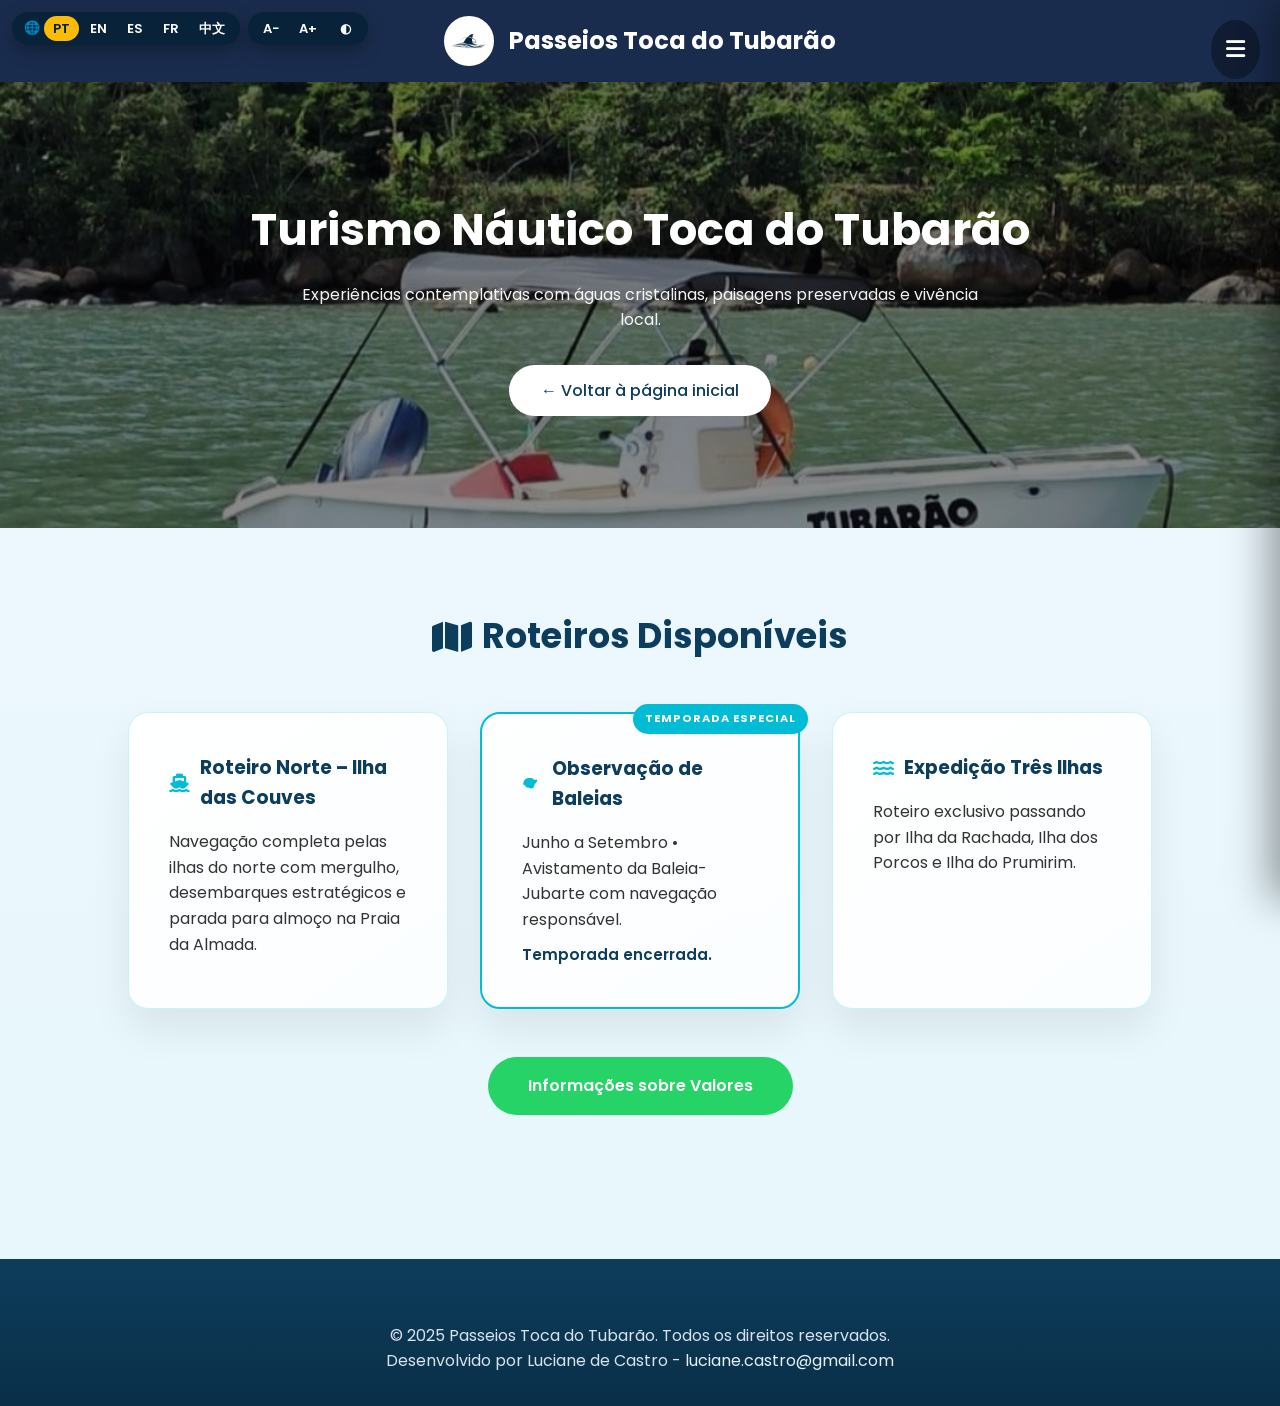
<file: turismo-nautico.html>
<!DOCTYPE html>
<html lang="pt-BR">
<head>
<meta charset="UTF-8">
<meta name="viewport" content="width=device-width, initial-scale=1.0">
<script>(function(){try{var f=localStorage.getItem("ttfont");if(f)document.documentElement.style.fontSize=f+"%";if(localStorage.getItem("tthc")==="1")document.documentElement.classList.add("tt-hc");}catch(e){}})();</script>

<title data-i18n="tn_title">Turismo Náutico Toca do Tubarão | Ubatuba</title>

<!-- Google tag (gtag.js) -->
  <script async src="https://www.googletagmanager.com/gtag/js?id=G-L8JJEB8HJL"></script>
  <script src="/js/analytics.js"></script>

<meta name="description" data-i18n="tn_desc" data-i18n-attr="content" content="Turismo Náutico Toca do Tubarão em Ubatuba. Roteiros exclusivos pelas ilhas do norte, Temporada Especial de Observação de Baleias e experiências contemplativas no mar.">

<link rel="icon" type="image/png" href="images/favicon-32x32.png">
<link rel="apple-touch-icon" href="images/favicon-180x180.png">
<link rel="stylesheet" href="https://cdnjs.cloudflare.com/ajax/libs/font-awesome/6.5.1/css/all.min.css">
<link href="https://fonts.googleapis.com/css2?family=Poppins:wght@300;400;600;700&display=swap" rel="stylesheet">

<style>
:root{
--primary:#0d3d5c;
--sea:#00bcd4;
--light:#f0f8ff;
--whatsapp:#25D366;
--yellow:#fbbc05;
}

*{margin:0;padding:0;box-sizing:border-box;}

body{
font-family:'Poppins',sans-serif;
background:linear-gradient(180deg,#f0f8ff 0%, #e6f7fb 100%);
color:#333;
line-height:1.6;
}

/* ===== MENU VIDRO ===== */

.menu-toggle{
position:fixed;
top:20px;
right:20px;
font-size:22px;
color:white;
z-index:2000;
cursor:pointer;
background:rgba(0,0,0,0.35);
padding:12px 15px;
border-radius:50%;
backdrop-filter:blur(8px);
transition:0.3s;
}

.menu-toggle:hover{
background:rgba(251,188,5,0.9);
color:#001f33;
transform:rotate(90deg);
}

.menu-overlay{
position:fixed;
top:0;
left:0;
width:100%;
height:100%;
background:rgba(0,0,0,0.4);
opacity:0;
visibility:hidden;
transition:0.3s;
z-index:1400;
}

.menu-overlay.active{
opacity:1;
visibility:visible;
}

.side-menu{
position:fixed;
top:0;
right:-300px;
width:300px;
height:100%;
background:rgba(13,61,92,0.75);
backdrop-filter:blur(15px);
display:flex;
flex-direction:column;
padding-top:120px;
transition:0.4s cubic-bezier(.77,0,.18,1);
z-index:1500;
box-shadow:-10px 0 40px rgba(0,0,0,0.4);
}

.side-menu.active{
right:0;
}

.side-menu a{
color:var(--yellow);
padding:1.2rem 2.5rem;
text-decoration:none;
font-weight:600;
font-size:1.15rem;
letter-spacing:0.5px;
position:relative;
transition:0.3s;
}

.side-menu a::before{
content:"";
position:absolute;
left:0;
top:0;
height:100%;
width:4px;
background:var(--yellow);
transform:scaleY(0);
transition:0.3s;
}

.side-menu a:hover{
background:rgba(251,188,5,0.1);
padding-left:3rem;
}

.side-menu a:hover::before{
transform:scaleY(1);
}

/* ===== RESTANTE ORIGINAL ===== */

.header{
background:#1a2c4e;
padding:1rem 0;
text-align:center;
}

.logo{
display:flex;
align-items:center;
justify-content:center;
gap:15px;
text-decoration:none;
color:white;
}

.logo img{
width:50px;
height:50px;
border-radius:50%;
border:2px solid white;
object-fit:contain;
background:#fff;
}

.hero{
background:linear-gradient(rgba(0,0,0,0.45),rgba(0,0,0,0.45)),
url('images/lanchatubarao9.webp');
background-size:cover;
background-position:center;
color:white;
padding:7rem 1rem;
text-align:center;
}

.hero h1{
font-size:2.8rem;
margin-bottom:1rem;
}

.hero p{
max-width:700px;
margin:auto;
opacity:0.95;
}

.back-button{
display:inline-block;
margin-top:2rem;
background:white;
color:var(--primary);
padding:0.8rem 2rem;
border-radius:50px;
text-decoration:none;
font-weight:500;
transition:0.3s;
}

.back-button:hover{
background:var(--sea);
color:white;
}

.section{
padding:5rem 1rem;
text-align:center;
max-width:1100px;
margin:auto;
}

.section-title{
font-size:2.2rem;
color:var(--primary);
margin-bottom:2rem;
display:flex;
justify-content:center;
align-items:center;
gap:10px;
}

.roteiros-grid{
display:flex;
gap:2rem;
flex-wrap:wrap;
justify-content:center;
margin-top:3rem;
}

.roteiro-card{
background:linear-gradient(
145deg,
rgba(255,255,255,0.95),
rgba(255,255,255,0.8)
);
padding:2.5rem;
border-radius:20px;
max-width:320px;
box-shadow:0 20px 40px rgba(0,0,0,0.08);
text-align:left;
text-decoration:none;
color:#333;
transition:0.3s;
border:1px solid rgba(0,188,212,0.2);
position:relative;
}

.roteiro-card:hover{
transform:translateY(-8px);
border-color:var(--sea);
}

.roteiro-card h3{
color:var(--primary);
margin-bottom:1rem;
display:flex;
align-items:center;
gap:10px;
}

.roteiro-card i{
color:var(--sea);
}

.whale-icon{
width:20px;
height:20px;
fill:var(--sea);
flex-shrink:0;
}

.temporada{
border:2px solid var(--sea);
}

.temporada .selo-temporada{
position:absolute;
top:-10px;
right:-10px;
background:var(--sea);
color:white;
font-size:0.7rem;
font-weight:700;
padding:6px 12px;
border-radius:20px;
letter-spacing:1px;
}

.countdown{
margin-top:10px;
font-weight:600;
color:var(--primary);
font-size:0.95rem;
}

.whatsapp-button{
display:inline-flex;
align-items:center;
gap:10px;
background:var(--whatsapp);
color:white;
padding:1rem 2.5rem;
border-radius:50px;
text-decoration:none;
font-weight:600;
margin-top:3rem;
transition:0.3s;
}

.whatsapp-button:hover{
transform:translateY(-3px);
box-shadow:0 10px 25px rgba(0,0,0,0.15);
}

.footer{
background:linear-gradient(180deg,#0d3d5c 0%,#0a2f48 100%);
color:#d7e3ee;
padding:4rem 1rem 2rem;
text-align:center;
margin-top:4rem;
}

.footer a{
color:#e6eef6;
text-decoration:none;
}
</style>
<link rel="stylesheet" href="css/acessibilidade.css">
</head>

<body>

<div class="menu-toggle" onclick="toggleMenu()" role="button" tabindex="0" aria-label="Abrir menu" data-i18n="ui_menu" data-i18n-attr="aria-label" onkeydown="if(event.key==='Enter'||event.key===' '){event.preventDefault();toggleMenu();}">
<i class="fas fa-bars"></i>
</div>

<div class="menu-overlay" id="menuOverlay" onclick="toggleMenu()"></div>

<nav class="side-menu" id="sideMenu">
<a href="index.html" data-i18n="sh_nav_inicio">Início</a>
<a href="turismo-nautico.html" data-i18n="sh_nav_turismo">Turismo Náutico</a>
<a href="pesca-embarcada.html" data-i18n="sh_nav_pesca">Pesca Embarcada</a>
<a href="onda-perfeita.html" data-i18n="sh_nav_onda">Em Busca da Onda Perfeita</a>
<a href="sobre.html" data-i18n="sh_nav_sobre">Sobre</a>
</nav>

<header class="header">
<a href="index.html" class="logo">
<img src="images/logo-icone.png" alt="Logo Toca do Tubarão" data-i18n="sh_logo_alt" data-i18n-attr="alt">
<h2 data-i18n="sh_brand">Passeios Toca do Tubarão</h2>
</a>
</header>

<section class="hero" id="conteudo" tabindex="-1">
<h1 data-i18n="tn_hero_h1">Turismo Náutico Toca do Tubarão</h1>
<p data-i18n="tn_hero_p">Experiências contemplativas com águas cristalinas, paisagens preservadas e vivência local.</p>

<a href="index.html" class="back-button" data-i18n="sh_back_home">
← Voltar à página inicial
</a>
</section>

<section class="section">

<h2 class="section-title">
<i class="fas fa-map" aria-hidden="true"></i> <span data-i18n="tn_sec_title">Roteiros Disponíveis</span>
</h2>

<div class="roteiros-grid">

<a href="ilha-das-couves.html" class="roteiro-card">
<h3><i class="fas fa-ship" aria-hidden="true"></i> <span data-i18n="tn_c1_h">Roteiro Norte – Ilha das Couves</span></h3>
<p data-i18n="tn_c1_p">Navegação completa pelas ilhas do norte com mergulho, desembarques estratégicos e parada para almoço na Praia da Almada.</p>
</a>

<a href="observacao-baleias.html" class="roteiro-card temporada">
<span class="selo-temporada" data-i18n="tn_badge">TEMPORADA ESPECIAL</span>
<h3>
<svg class="whale-icon" viewBox="0 0 512 512">
<path d="M32 256c0-88 72-160 160-160 48 0 92 21 121 54l63-6c9-1 16 7 14 16-9 41-35 77-72 99 1 5 2 10 2 15 0 53-43 96-96 96-27 0-51-11-69-29-7 3-14 5-23 5-27 0-49-22-49-49 0-9 2-17 6-24C57 303 32 282 32 256z"/>
</svg>
<span data-i18n="idx_dest_baleia_h">Observação de Baleias</span>
</h3>
<p data-i18n="tn_c2_p">Junho a Setembro • Avistamento da Baleia-Jubarte com navegação responsável.</p>
<div class="countdown" id="countdown"></div>
</a>

<a href="ilhas-roteiro-norte.html" class="roteiro-card">
<h3><i class="fas fa-water" aria-hidden="true"></i> <span data-i18n="tn_c3_h">Expedição Três Ilhas</span></h3>
<p data-i18n="tn_c3_p">Roteiro exclusivo passando por Ilha da Rachada, Ilha dos Porcos e Ilha do Prumirim.</p>
</a>

</div>

<a data-i18n-wa="tn_wa_msg" href="https://wa.me/5512996450379?text=Olá! Gostaria de informações sobre os roteiros."
class="whatsapp-button" target="_blank">
<span data-i18n="sh_cta_valores">Informações sobre valores</span>
</a>

</section>

<footer class="footer">
<p data-i18n="sh_footer_rights">&copy; 2025 Passeios Toca do Tubarão. Todos os direitos reservados.</p>
<p><span data-i18n="sh_footer_dev">Desenvolvido por Luciane de Castro -</span>
<a href="mailto:luciane.castro@gmail.com">luciane.castro@gmail.com</a></p>
</footer>

<script>
function toggleMenu(){
document.getElementById('sideMenu').classList.toggle('active');
document.getElementById('menuOverlay').classList.toggle('active');
}
</script>

<!-- Countdown unificado -->
<script src="js/i18n.js"></script>
<script src="js/countdown-baleias.js"></script>

</body>
</html>
</file>
<file: css/acessibilidade.css>
/* =========================================================================
   Toca do Tubarão — acessibilidade + barra de idioma
   Carregar no <head>, DEPOIS do </style> interno da página (vence a cascata).
   Cobre: skip link, foco visível, barra idioma/A11y, alto contraste,
   movimento reduzido e rede de segurança do VLibras.
   ========================================================================= */

/* --- Skip link (pular para o conteúdo) --- */
.tt-skip{position:fixed;left:8px;top:-60px;background:#fbbc05;color:#001f33;
  padding:10px 16px;border-radius:8px;z-index:3000;transition:top .2s;
  text-decoration:none;font-weight:600;font-family:'Poppins',sans-serif;}
.tt-skip:focus{top:8px;}

/* --- Foco visível (WCAG 2.4.7) --- */
a:focus-visible,button:focus-visible,[tabindex]:focus-visible{
  outline:3px solid #fbbc05;outline-offset:2px;border-radius:3px;}

/* --- Barra de idioma + acessibilidade (topo à esquerda) --- */
.tt-bar{position:fixed;top:12px;left:12px;z-index:2500;display:flex;gap:8px;
  align-items:center;flex-wrap:wrap;font-family:'Poppins',sans-serif;}
.tt-grp{display:flex;align-items:center;gap:2px;background:rgba(0,31,51,.72);
  backdrop-filter:blur(8px);border-radius:999px;padding:4px 6px;
  box-shadow:0 6px 18px rgba(0,0,0,.3);}
.tt-grp button{background:transparent;border:none;color:#fff;
  font:600 13px 'Poppins',sans-serif;padding:6px 9px;border-radius:999px;
  cursor:pointer;line-height:1;min-width:34px;}
.tt-grp button:hover{background:rgba(255,255,255,.16);}
.tt-grp button[aria-pressed='true']{background:#fbbc05;color:#001f33;}
.tt-grp button[disabled]{opacity:.4;cursor:not-allowed;}
.tt-globe{color:#fff;opacity:.85;padding:0 2px 0 6px;font-size:13px;}
@media(max-width:768px){
  .tt-bar{top:8px;left:8px;gap:6px;}
  .tt-grp button{padding:5px 7px;min-width:30px;font-size:12px;}
}

/* --- Alto contraste --- */
html.tt-hc body{background:#000 !important;color:#fff !important;}
html.tt-hc .hero{background:#000 !important;}
html.tt-hc h1,html.tt-hc h2,html.tt-hc h3,html.tt-hc h4,html.tt-hc p,
html.tt-hc li,html.tt-hc span,html.tt-hc .section-title,
html.tt-hc .destaques-title{color:#fff !important;}
html.tt-hc a{color:#ffea00 !important;}
html.tt-hc .hub-card,html.tt-hc .destaque-card,html.tt-hc .story,html.tt-hc .box,
html.tt-hc .content-box,html.tt-hc .roteiro-card,html.tt-hc .service-card,
html.tt-hc .itinerario-item,html.tt-hc .info-box,html.tt-hc .qual-card,
html.tt-hc .google-review{background:#0a0f14 !important;border:2px solid #fff !important;}
html.tt-hc .destaque-card::before{background:rgba(0,0,0,.8) !important;}
html.tt-hc .btn-whatsapp-hero,html.tt-hc .cta,html.tt-hc .whatsapp-button{
  background:#00e676 !important;color:#000 !important;}
html.tt-hc .btn-google,html.tt-hc .back-button{background:#ffea00 !important;color:#000 !important;}
html.tt-hc .tt-grp{background:#000 !important;border:1px solid #fff;}
html.tt-hc .qual-card i,html.tt-hc .service-card i,html.tt-hc .roteiro-card i,
html.tt-hc .hero i{color:#ffea00 !important;}

/* --- Movimento reduzido (WCAG 2.3.3) --- */
@media (prefers-reduced-motion: reduce){
  *,*::before,*::after{
    animation-duration:.01ms !important;animation-iteration-count:1 !important;
    transition-duration:.01ms !important;scroll-behavior:auto !important;}
}

/* --- VLibras: preso à janela e visível mesmo se o CSS dele falhar --- */
div[vw]{position:fixed !important;right:14px !important;bottom:16px !important;
  left:auto !important;top:auto !important;z-index:1600 !important;}
div[vw-access-button]{position:relative !important;left:auto !important;top:auto !important;
  display:block !important;width:52px !important;height:52px !important;min-width:52px !important;
  opacity:1 !important;visibility:visible !important;pointer-events:auto !important;
  cursor:pointer !important;background-color:#1351B4 !important;border-radius:50% !important;}
div[vw-plugin-wrapper]{z-index:1600 !important;}
@media(max-width:768px){
  /* No celular o VLibras sobe, pra não colar no botão do WhatsApp/menu. */
  div[vw]{bottom:auto !important;top:120px !important;}
}
</file>
